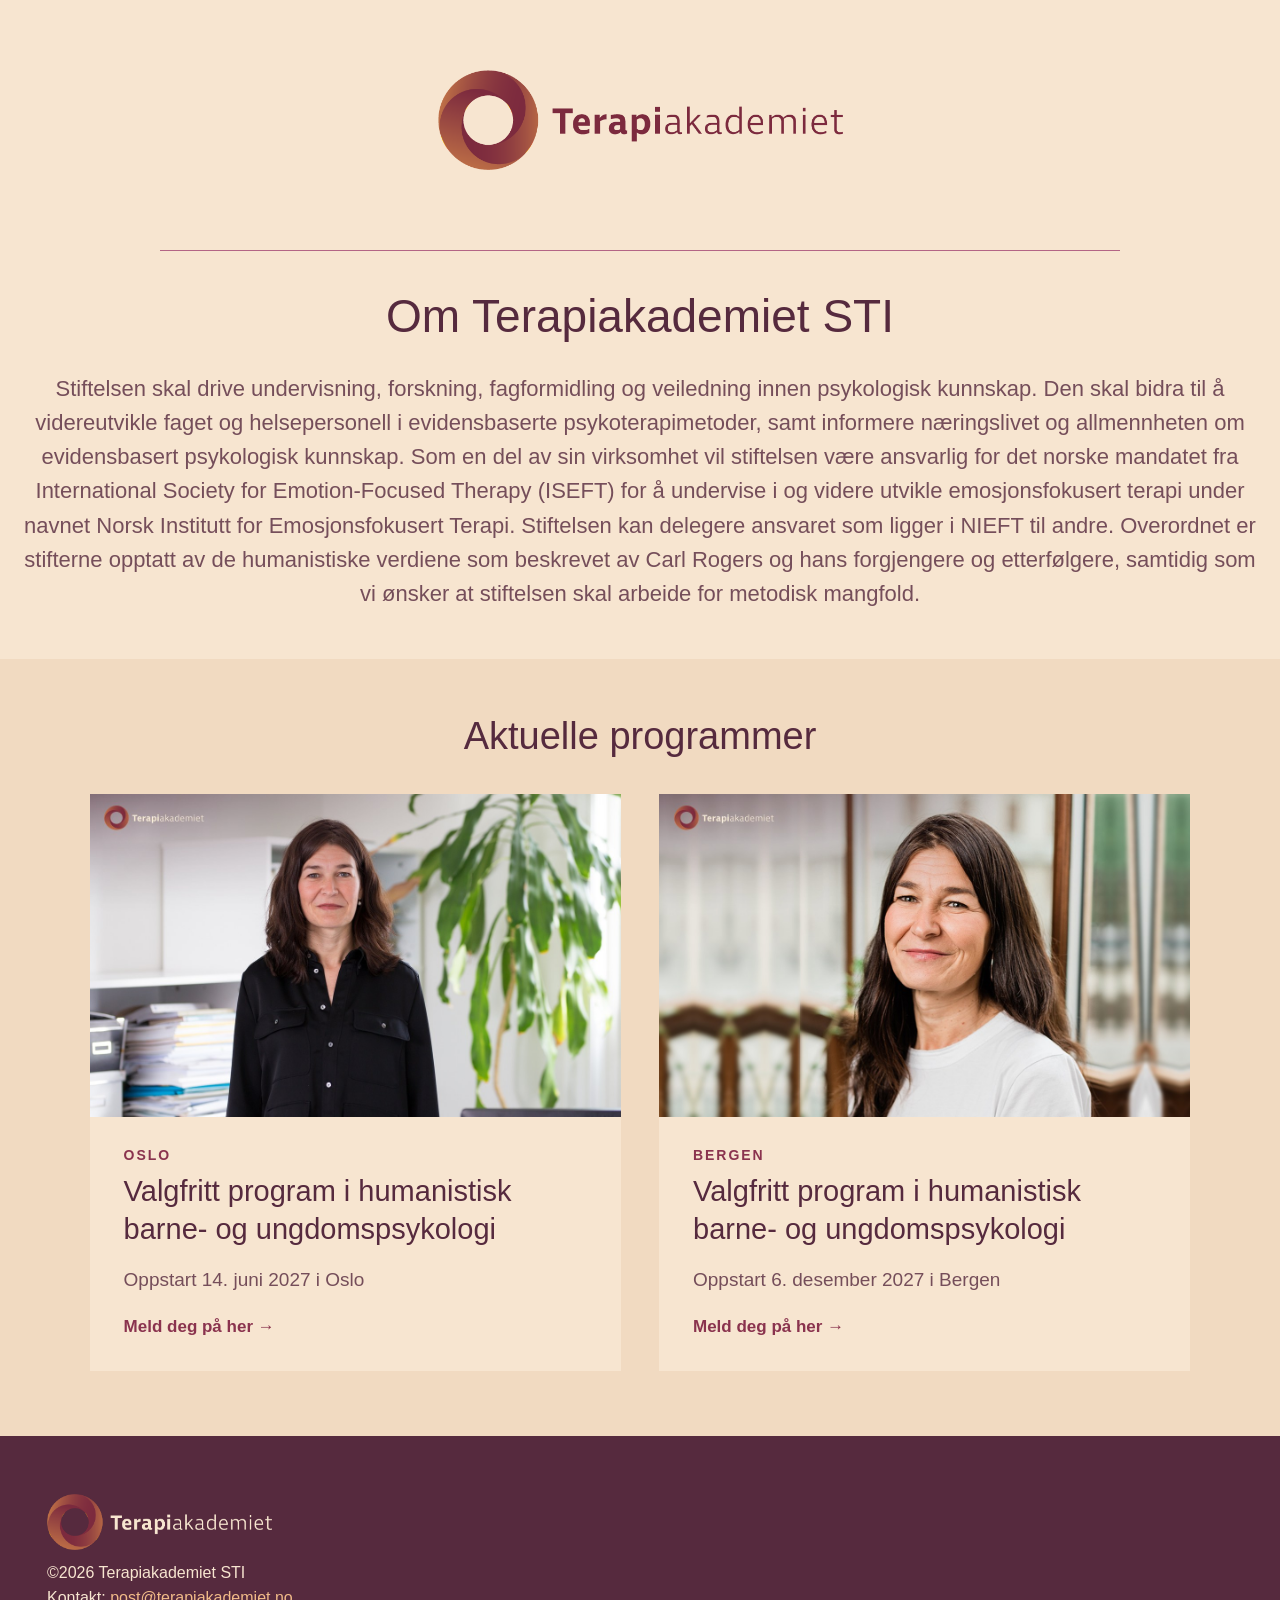
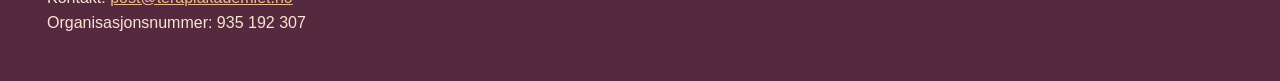
<file: index.html>
<!doctype html>
<html lang="no">
  <head>
    <meta charset="UTF-8" />
    <meta name="viewport" content="width=device-width, initial-scale=1.0" />

    <title>Terapiakademiet</title>

    <link rel="icon" type="image/png" href="images/favicon.png" />
    <link rel="stylesheet" href="style.css" />
  </head>

  <body>
    <!-- TOPP -->
    <header class="top">
      <img
        src="images/logo-burgunder.png"
        alt="Terapiakademiet"
        class="header-logo"
      />
    </header>

    <main>
      <!-- OM TERAPIAKADEMIET -->
      <div class="divider"></div>

      <section class="about">
        <h1>Om Terapiakademiet STI</h1>

        <p>
          Stiftelsen skal drive undervisning, forskning, fagformidling og
          veiledning innen psykologisk kunnskap. Den skal bidra til å
          videreutvikle faget og helsepersonell i evidensbaserte
          psykoterapimetoder, samt informere næringslivet og allmennheten om
          evidensbasert psykologisk kunnskap. Som en del av sin virksomhet vil
          stiftelsen være ansvarlig for det norske mandatet fra International
          Society for Emotion-Focused Therapy (ISEFT) for å undervise i og
          videre utvikle emosjonsfokusert terapi under navnet Norsk Institutt
          for Emosjonsfokusert Terapi. Stiftelsen kan delegere ansvaret som
          ligger i NIEFT til andre. Overordnet er stifterne opptatt av de
          humanistiske verdiene som beskrevet av Carl Rogers og hans forgjengere
          og etterfølgere, samtidig som vi ønsker at stiftelsen skal arbeide for
          metodisk mangfold.
        </p>
      </section>

      <!-- AKTUELLE PROGRAMMER -->
      <section class="courses">
        <div class="courses-inner">
          <h2>Aktuelle programmer</h2>

          <div class="course-grid">
            <!-- OSLO -->
            <a href="oslo.html" class="course-card">
              <img
                src="images/oslo-forside.jpg"
                alt="Valgfritt program i humanistisk barne- og ungdomspsykologi i Oslo"
                class="course-image oslo-course-image"
              />

              <div class="course-content">
                <p class="course-city">OSLO</p>

                <h3>
                  Valgfritt program i humanistisk barne- og ungdomspsykologi
                </h3>

                <p class="course-start">Oppstart 14. juni 2027 i Oslo</p>

                <p class="course-link">Meld deg på her →</p>
              </div>
            </a>

            <!-- BERGEN -->
            <a href="bergen.html" class="course-card">
              <img
                src="images/bergen-forside.jpg"
                alt="Valgfritt program i humanistisk barne- og ungdomspsykologi i Bergen"
                class="course-image bergen-course-image"
              />

              <div class="course-content">
                <p class="course-city">BERGEN</p>

                <h3>
                  Valgfritt program i humanistisk barne- og ungdomspsykologi
                </h3>

                <p class="course-start">Oppstart 6. desember 2027 i Bergen</p>

                <p class="course-link">Meld deg på her →</p>
              </div>
            </a>
          </div>
        </div>
      </section>
    </main>

    <!-- FOOTER -->
    <footer>
      <img
        src="images/logo-lys.png"
        alt="Terapiakademiet"
        class="footer-logo"
      />

      <p>©2026 Terapiakademiet STI</p>

      <p>
        Kontakt:
        <a href="mailto:post@terapiakademiet.no"> post@terapiakademiet.no </a>
      </p>

      <p>Organisasjonsnummer: 935 192 307</p>
    </footer>
  </body>
</html>
</file>
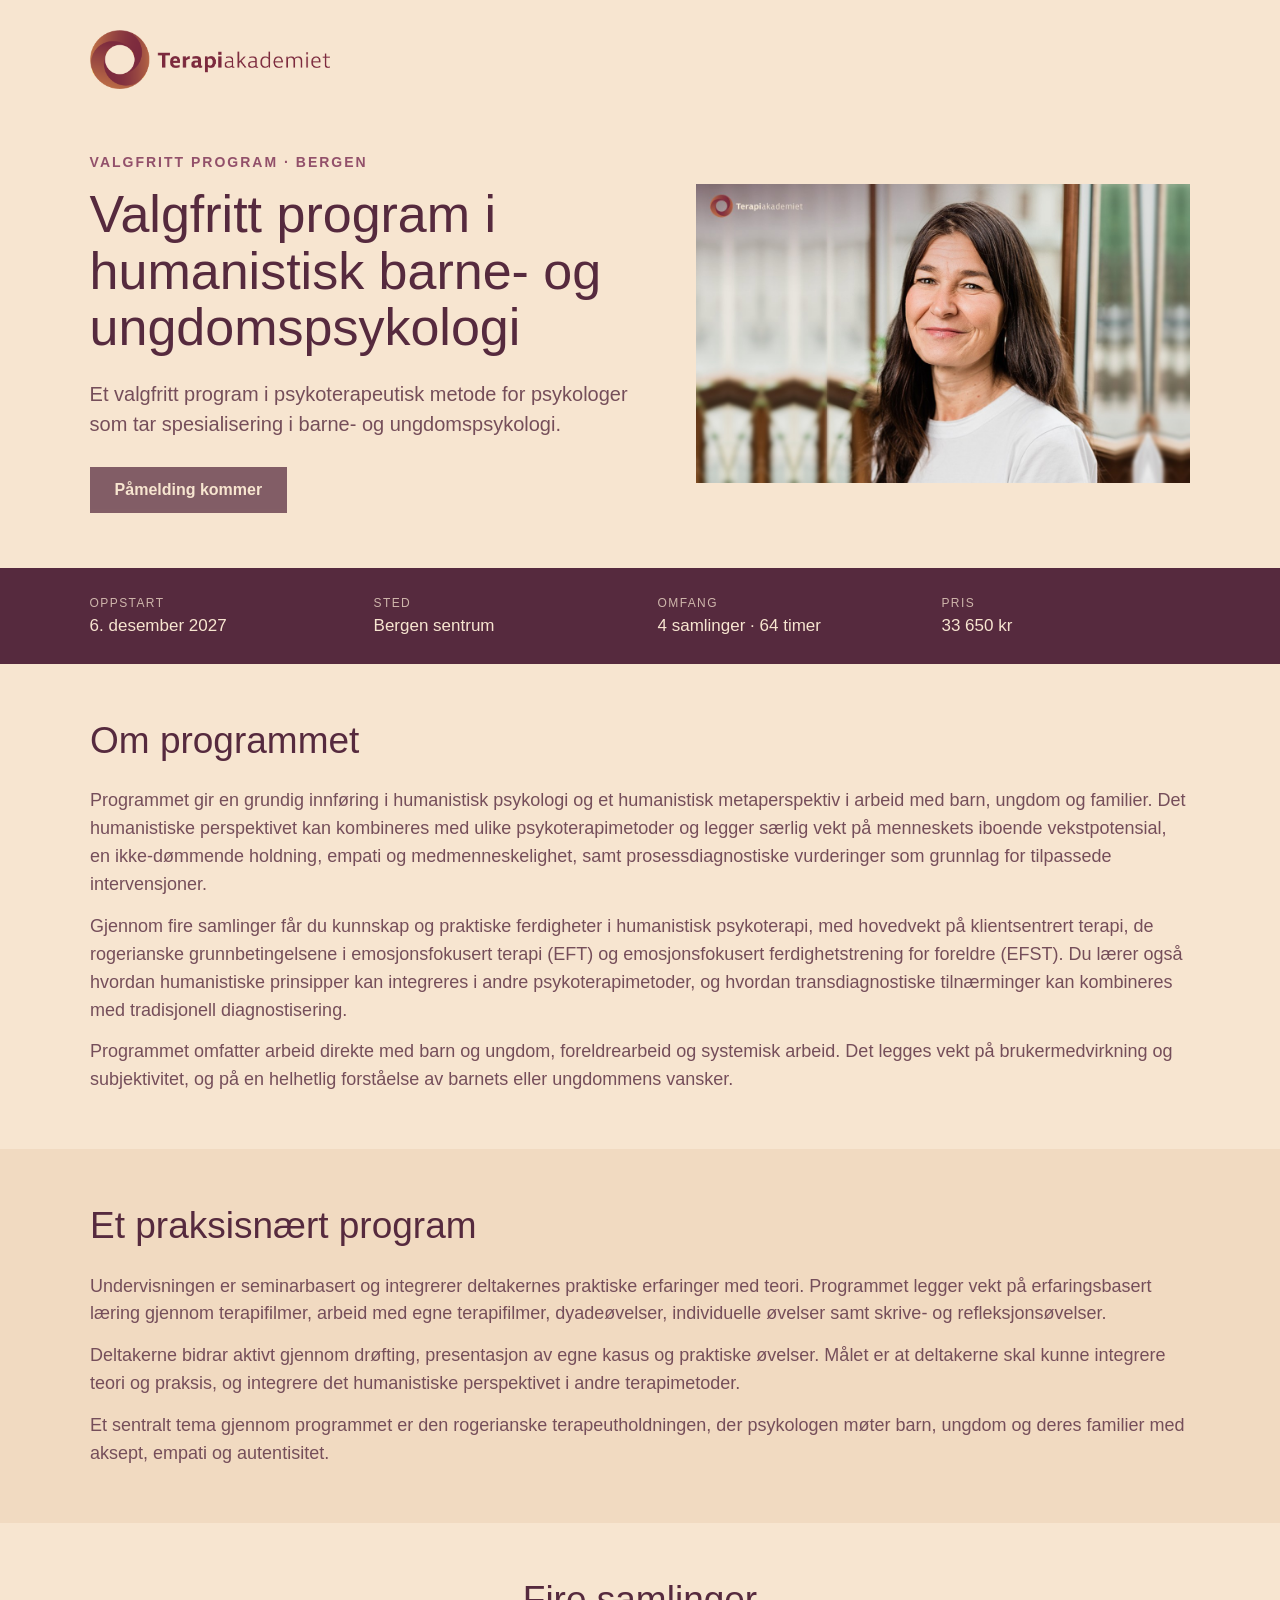
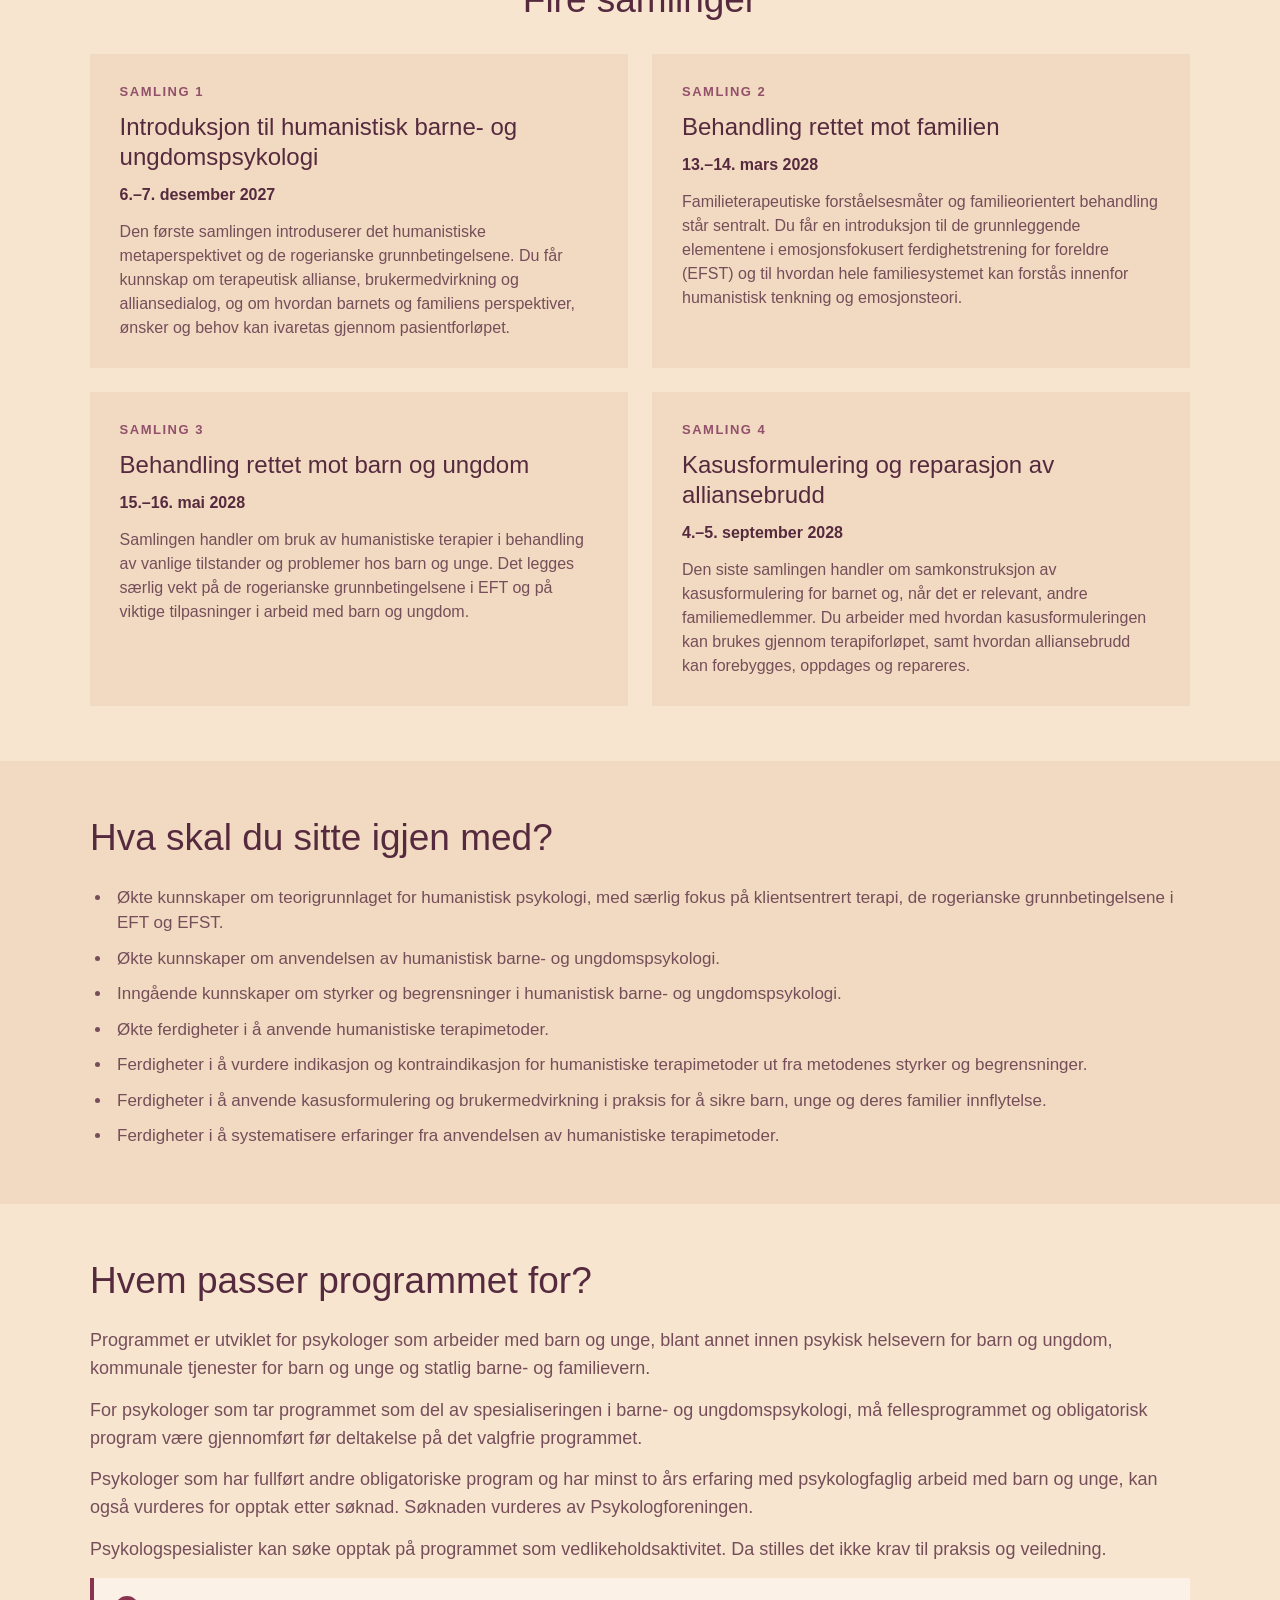
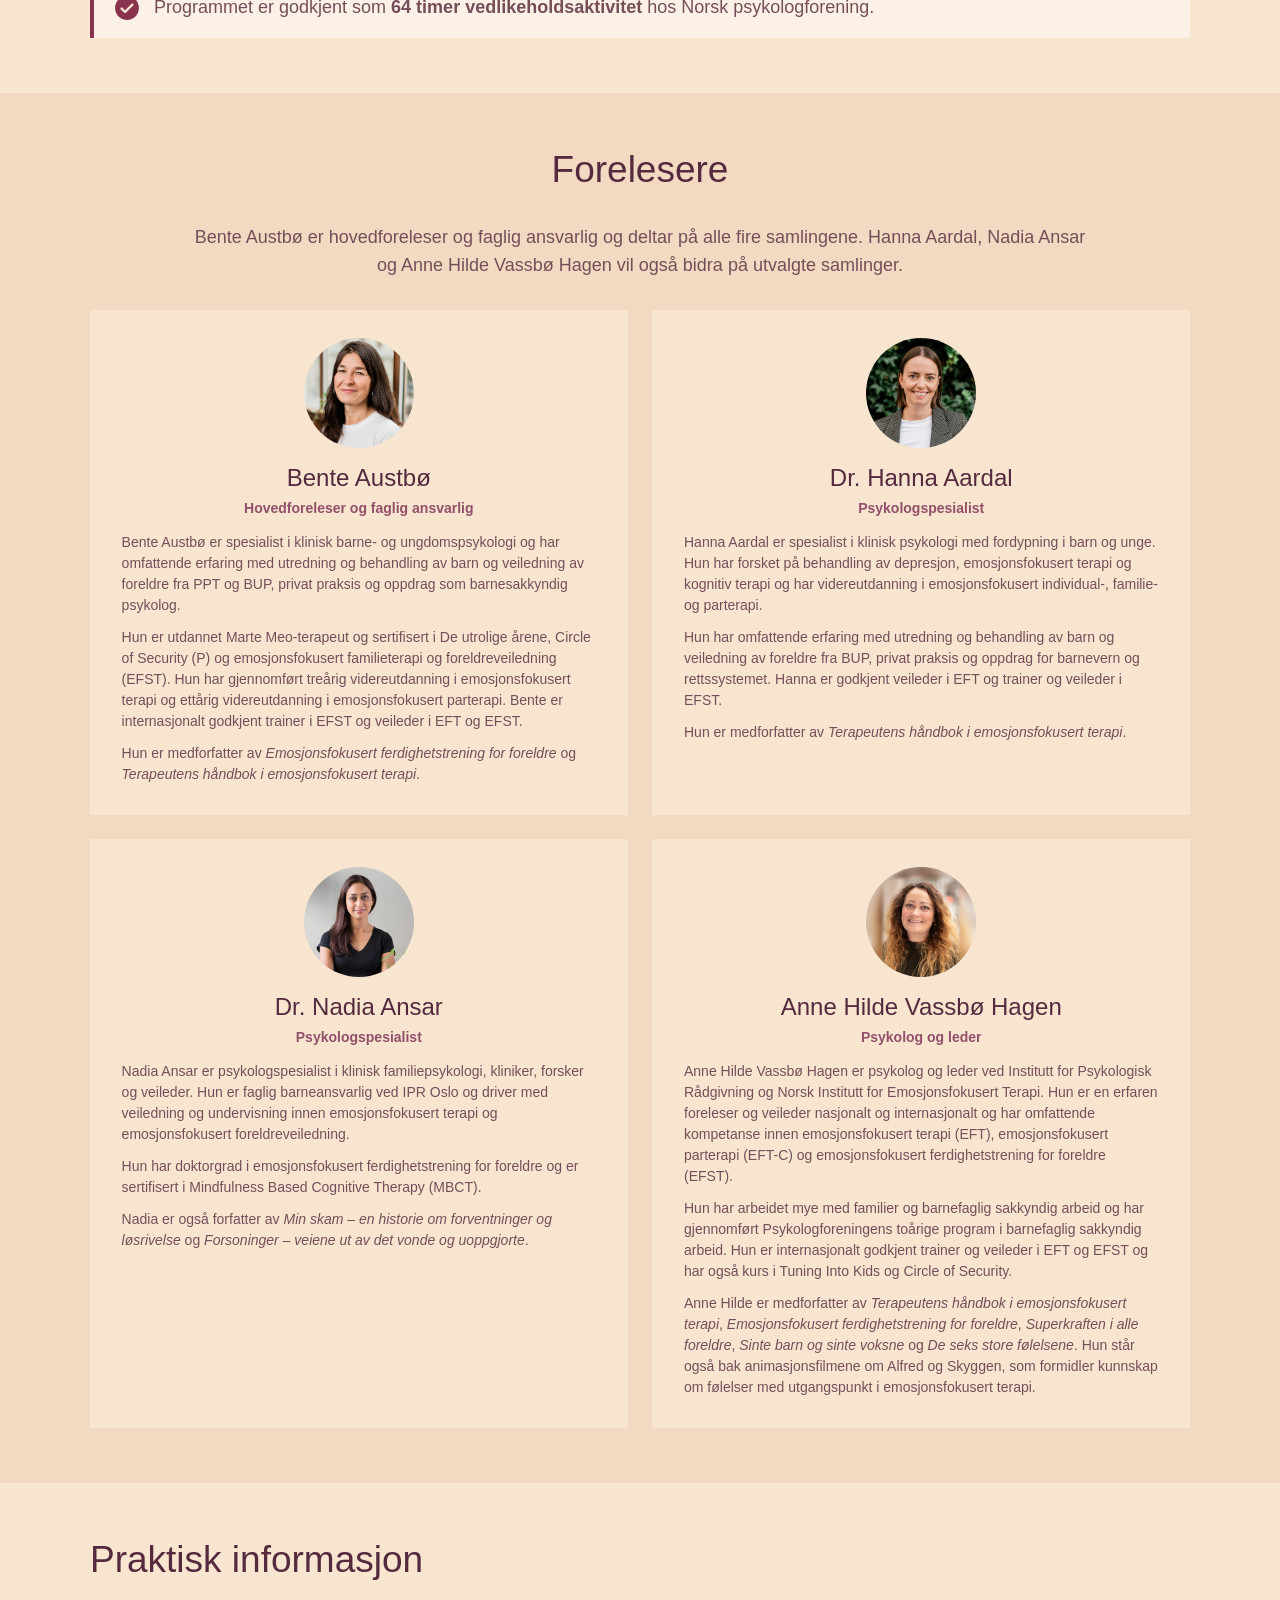
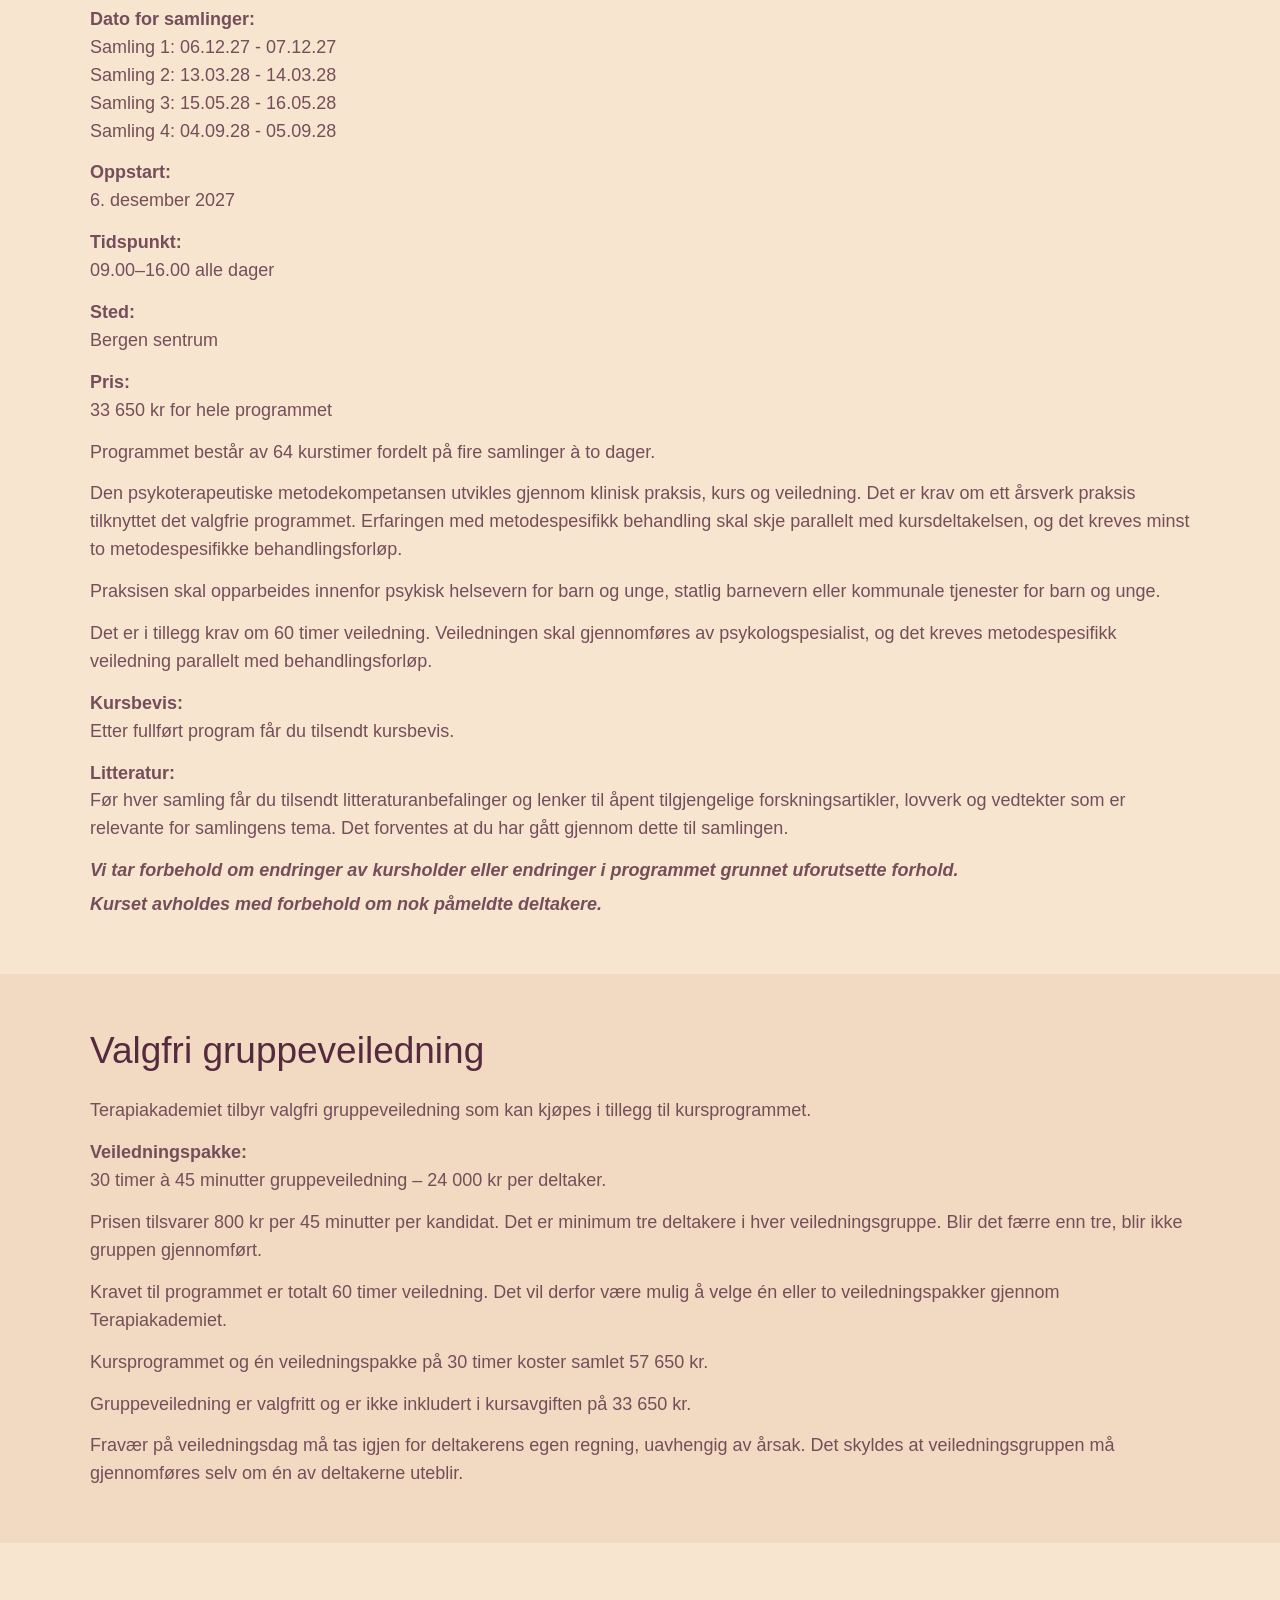
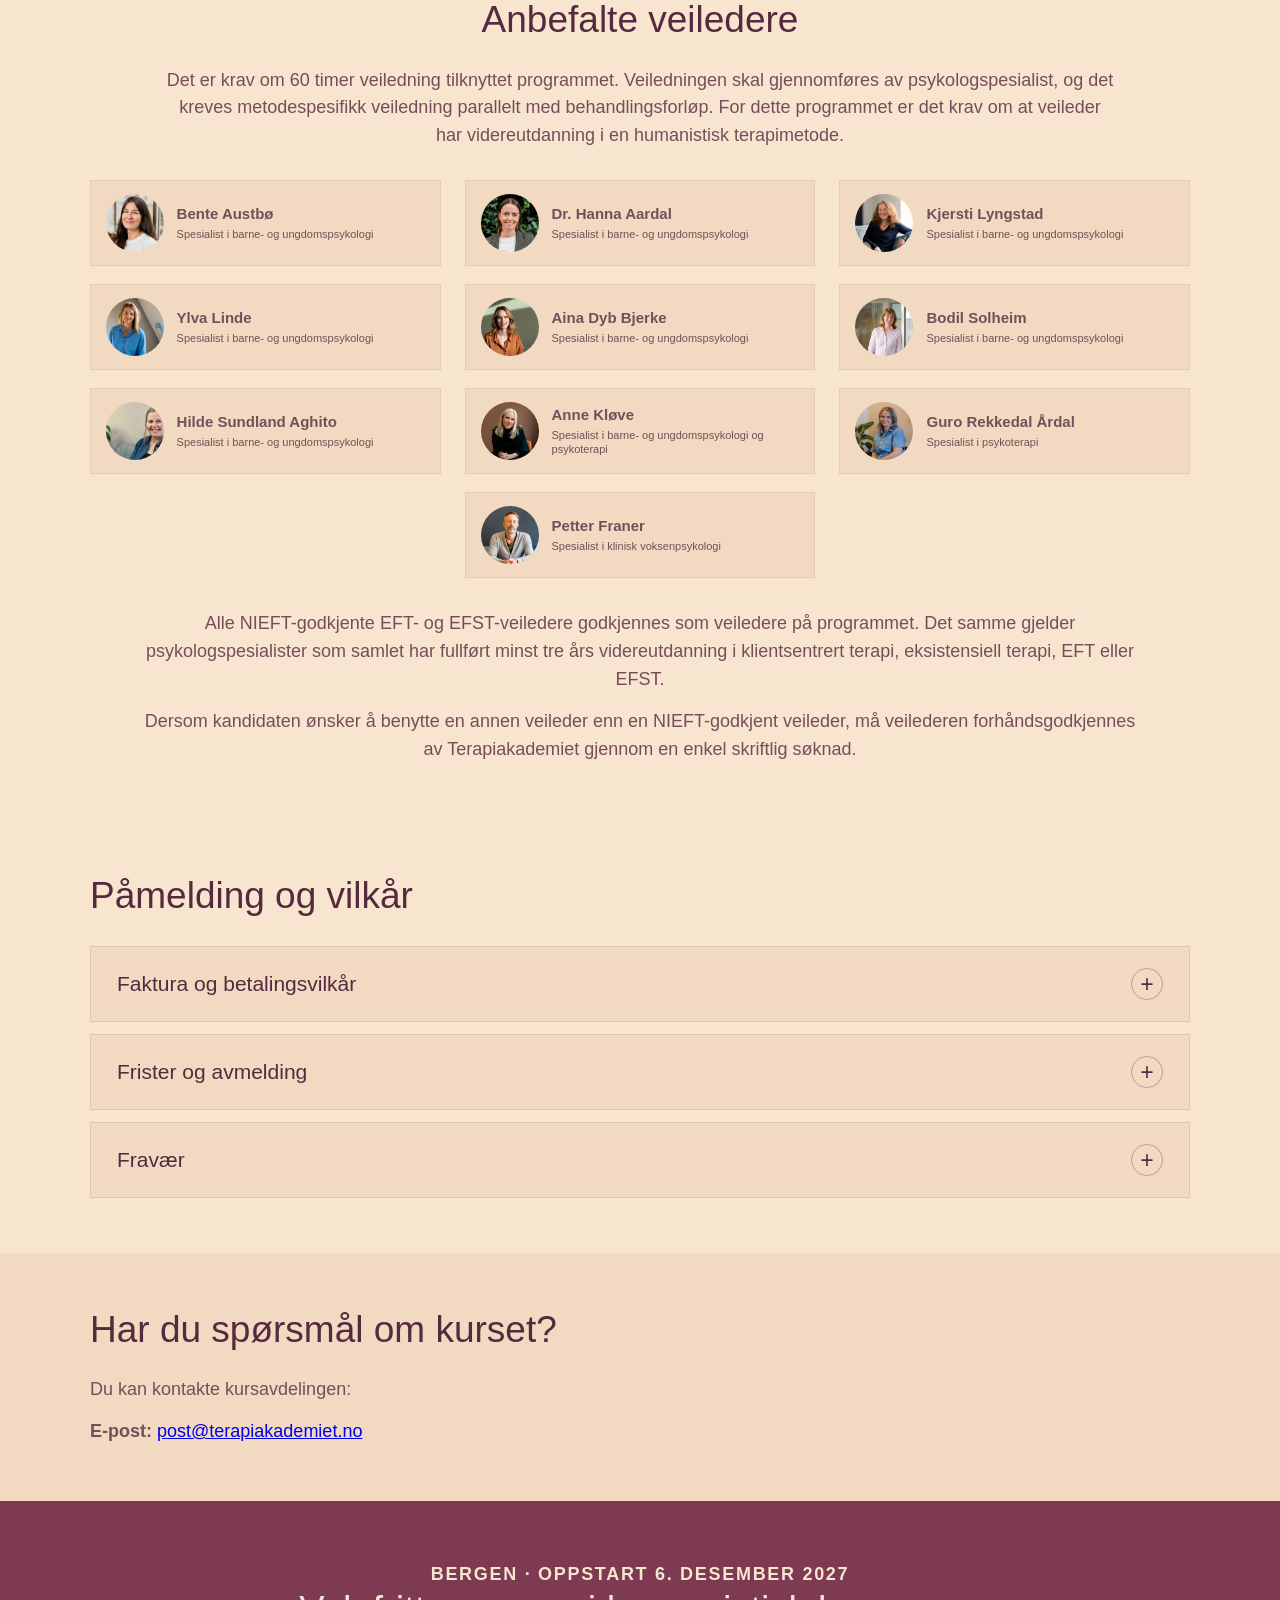
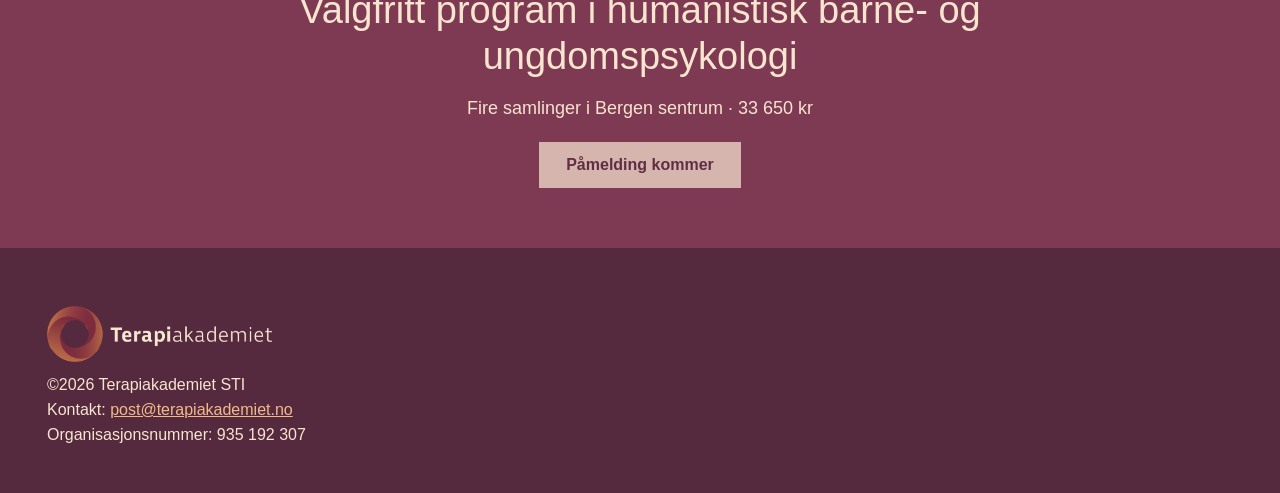
<file: bergen.html>
<!doctype html>
<html lang="no">
  <head>
    <meta charset="UTF-8" />
    <meta name="viewport" content="width=device-width, initial-scale=1.0" />

    <title>
      Valgfritt program i humanistisk barne- og ungdomspsykologi – Bergen
    </title>

    <link rel="icon" type="image/png" href="images/favicon.png" />
    <link rel="stylesheet" href="style.css" />

    <style>
      /* ========================================
       SAMMENLEGGBAR INFORMASJON
    ======================================== */

      .accordion-section {
        background-color: #f7e5d0;
      }

      .accordion-container {
        max-width: 1100px;
        margin: 0 auto;
      }

      .accordion-container h2 {
        margin-bottom: 28px;
      }

      .accordion-item {
        margin-bottom: 12px;
        padding: 0 26px;
        background-color: #f1dac1;
        border: 1px solid rgba(86, 42, 62, 0.12);
      }

      .accordion-item:last-child {
        margin-bottom: 0;
      }

      .accordion-item summary {
        position: relative;

        display: flex;
        align-items: center;
        justify-content: space-between;

        gap: 20px;
        padding: 21px 0;

        cursor: pointer;
        list-style: none;

        font-size: 21px;
        line-height: 1.3;
        font-weight: 500;

        color: #562a3e;
      }

      .accordion-item summary::-webkit-details-marker {
        display: none;
      }

      .accordion-item summary::after {
        content: "+";

        flex-shrink: 0;

        width: 30px;
        height: 30px;

        display: flex;
        align-items: center;
        justify-content: center;

        border: 1px solid rgba(86, 42, 62, 0.35);
        border-radius: 50%;

        font-size: 23px;
        line-height: 1;
        font-weight: 300;

        color: #562a3e;
      }

      .accordion-item[open] summary::after {
        content: "−";
      }

      .accordion-item[open] summary {
        padding-bottom: 17px;
      }

      .accordion-content {
        padding: 0 0 24px;
      }

      .accordion-content p {
        margin: 0 0 13px;

        font-size: 17px;
        line-height: 1.55;

        color: #754e5a;
      }

      .accordion-content p:last-child {
        margin-bottom: 0;
      }

      .accordion-content .course-list {
        margin-top: 4px;
        margin-bottom: 18px;
      }

      /* ========================================
       ANBEFALTE VEILEDERE
    ======================================== */

      .supervisor-section {
        background-color: #f7e5d0;
      }

      .supervisor-intro {
        max-width: 950px;
        margin-bottom: 30px;
      }

      .supervisor-grid {
        display: grid;
        grid-template-columns: repeat(3, minmax(0, 1fr));
        gap: 18px 24px;

        margin-top: 28px;
        margin-bottom: 32px;
      }

      .supervisor-card {
        display: flex;
        align-items: center;

        gap: 13px;

        min-width: 0;
        padding: 13px 15px;

        background-color: #f1dac1;
        border: 1px solid rgba(86, 42, 62, 0.08);
      }

      .supervisor-photo {
        width: 58px;
        height: 58px;

        flex-shrink: 0;

        object-fit: cover;
        object-position: center 25%;

        border-radius: 50%;
      }

      .supervisor-info {
        min-width: 0;
      }

      .supervisor-name {
        margin: 0 0 3px !important;

        font-size: 15px !important;
        line-height: 1.25 !important;
        font-weight: 600;

        color: #562a3e;
      }

      .supervisor-title {
        margin: 0 !important;

        font-size: 11px !important;
        line-height: 1.3 !important;

        color: #754e5a;
      }

      /* Overskrift og tekst midtstilt */

      .supervisor-section h2 {
        text-align: center;
      }

      .supervisor-section .supervisor-intro,
      .supervisor-section .supervisor-notes {
        margin-left: auto;
        margin-right: auto;
        text-align: center;
      }

      .supervisor-section .supervisor-intro p,
      .supervisor-section .supervisor-notes p {
        text-align: center;
      }

      /* Siste veileder midt i raden */

      @media (min-width: 551px) {
        .supervisor-grid .supervisor-card:last-child {
          grid-column: 2;
        }
      }

      .supervisor-notes {
        max-width: 1000px;
      }

      /* ========================================
       MOBIL - MER KOMPAKT VISNING
    ======================================== */

      @media (max-width: 550px) {
        /* Topp */

        .course-header {
          padding: 18px 20px !important;
        }

        .course-header-logo {
          width: 185px !important;
        }

        /* Hero */

        .course-hero {
          padding: 20px 20px 30px !important;
        }

        .course-hero-inner {
          gap: 22px !important;
        }

        .course-eyebrow {
          margin-bottom: 10px !important;
          font-size: 12px !important;
        }

        .course-hero h1 {
          margin-bottom: 16px !important;
          font-size: 30px !important;
          line-height: 1.08 !important;
        }

        .course-lead {
          margin-bottom: 20px !important;
          font-size: 16px !important;
          line-height: 1.4 !important;
        }

        .course-button {
          padding: 12px 20px !important;
          font-size: 14px !important;
        }

        .course-hero-image img {
          height: 220px !important;
        }

        /* Praktisk info - 2 x 2 */

        .practical {
          padding: 26px 20px !important;
        }

        .practical-grid {
          display: grid !important;
          grid-template-columns: repeat(2, minmax(0, 1fr)) !important;
          gap: 22px 18px !important;
        }

        .practical-item {
          gap: 5px !important;
        }

        .practical-label {
          font-size: 11px !important;
          letter-spacing: 1.2px !important;
        }

        .practical-item strong {
          font-size: 15px !important;
          line-height: 1.3 !important;
        }

        /* Generelle seksjoner */

        .course-section {
          padding: 28px 20px !important;
        }

        .course-section h2 {
          margin-bottom: 17px !important;
          font-size: 27px !important;
          line-height: 1.15 !important;
        }

        .course-section p {
          margin-bottom: 9px !important;
          font-size: 15.5px !important;
          line-height: 1.42 !important;
        }

        .course-section p:last-child {
          margin-bottom: 0 !important;
        }

        /* Kun disse overskriftene midtstilles på mobil */

        .mobile-center-heading {
          text-align: center !important;
        }

        /* Disse overskriftene skal være på én linje */

        .mobile-one-line {
          white-space: nowrap !important;
          font-size: clamp(20px, 5.7vw, 23px) !important;
          letter-spacing: -0.3px !important;
        }

        /* Lister */

        .course-list {
          padding-left: 20px !important;
        }

        .course-list li {
          margin-bottom: 8px !important;
          padding-left: 3px !important;

          font-size: 15px !important;
          line-height: 1.42 !important;
        }

        .course-list li:last-child {
          margin-bottom: 0 !important;
        }

        /* Samlinger */

        .center-heading {
          margin-bottom: 22px !important;
        }

        .session-grid {
          gap: 16px !important;
        }

        .session-card {
          padding: 20px !important;
        }

        .session-number {
          margin-bottom: 7px !important;
          font-size: 11px !important;
        }

        .session-card h3 {
          margin-bottom: 9px !important;
          font-size: 20px !important;
          line-height: 1.2 !important;
        }

        .session-date {
          margin-bottom: 9px !important;
          font-size: 14px !important;
        }

        .session-card p {
          font-size: 14.5px !important;
          line-height: 1.4 !important;
        }

        /* Forelesere */

        .teacher-grid {
          gap: 16px !important;
        }

        .teacher-card {
          padding: 22px 20px !important;
        }

        .teacher-photo {
          width: 88px !important;
          height: 88px !important;
          margin-bottom: 12px !important;
        }

        .teacher-card h3 {
          margin-bottom: 4px !important;
          font-size: 21px !important;
        }

        .teacher-role {
          margin-bottom: 10px !important;
          font-size: 12px !important;
        }

        .teacher-card p:not(.teacher-role) {
          margin-bottom: 8px !important;
          font-size: 13.5px !important;
          line-height: 1.4 !important;
        }

        /* Anbefalte veiledere - 2 bortover på mobil */

        .supervisor-intro {
          margin-bottom: 18px !important;
        }

        .supervisor-grid {
          grid-template-columns: repeat(2, minmax(0, 1fr)) !important;
          gap: 10px !important;

          margin-top: 18px !important;
          margin-bottom: 22px !important;
        }

        .supervisor-card {
          display: flex !important;
          align-items: center !important;

          gap: 7px !important;

          min-width: 0 !important;
          min-height: 72px !important;

          padding: 8px !important;

          overflow: hidden !important;
        }

        .supervisor-photo {
          width: 42px !important;
          height: 42px !important;

          flex: 0 0 42px !important;
        }

        .supervisor-info {
          min-width: 0 !important;
          width: 100% !important;
        }

        /* Viktig: høyere spesifisitet enn vanlig avsnittstekst */

        .course-section .supervisor-name {
          margin: 0 0 3px 0 !important;

          font-size: 11px !important;
          line-height: 1.15 !important;
          font-weight: 600 !important;

          overflow-wrap: anywhere !important;
          word-break: normal !important;
        }

        .course-section .supervisor-title {
          margin: 0 !important;

          font-size: 8px !important;
          line-height: 1.25 !important;
          font-weight: 400 !important;

          overflow-wrap: anywhere !important;
          word-break: normal !important;
        }

        .supervisor-notes p {
          font-size: 14px !important;
          line-height: 1.4 !important;
        }
        /* Sammenleggbare felt */

        .accordion-container h2 {
          margin-bottom: 18px !important;
        }

        .accordion-item {
          margin-bottom: 9px !important;
          padding: 0 18px !important;
        }

        .accordion-item summary {
          gap: 12px !important;
          padding: 15px 0 !important;

          font-size: 16px !important;
          line-height: 1.3 !important;
        }

        .accordion-item summary::after {
          width: 26px !important;
          height: 26px !important;

          font-size: 20px !important;
        }

        .accordion-item[open] summary {
          padding-bottom: 12px !important;
        }

        .accordion-content {
          padding-bottom: 18px !important;
        }

        .accordion-content p {
          margin-bottom: 8px !important;
          font-size: 14.5px !important;
          line-height: 1.42 !important;
        }

        .accordion-content .course-list {
          margin-bottom: 12px !important;
        }

        /* Påmelding nederst */

        .signup {
          padding: 36px 20px !important;
        }

        .signup-small {
          margin-bottom: 9px !important;
          font-size: 11px !important;
        }

        .signup h2 {
          margin-bottom: 12px !important;
          font-size: 27px !important;
          line-height: 1.15 !important;
        }

        .signup p {
          font-size: 15px !important;
          line-height: 1.4 !important;
        }

        .signup-button {
          margin-top: 16px !important;
          padding: 12px 21px !important;
          font-size: 14px !important;
        }

        /* Footer */

        footer {
          min-height: 0 !important;
          padding: 35px 20px !important;
          font-size: 14px !important;
        }

        .footer-logo {
          width: 170px !important;
          margin-bottom: 11px !important;
        }

        footer p {
          margin: 5px 0 !important;
        }
      }
    </style>
  </head>

  <body>
    <!-- ========================================
       TOPP
  ========================================= -->

    <header class="course-header">
      <a href="index.html">
        <img
          src="images/logo-burgunder.png"
          alt="Terapiakademiet"
          class="course-header-logo"
        />
      </a>
    </header>

    <main>
      <!-- ========================================
         HERO
    ========================================= -->

      <section class="course-hero">
        <div class="course-hero-inner">
          <div class="course-hero-text">
            <p class="course-eyebrow">VALGFRITT PROGRAM · BERGEN</p>

            <h1>Valgfritt program i humanistisk barne- og ungdomspsykologi</h1>

            <p class="course-lead">
              Et valgfritt program i psykoterapeutisk metode for psykologer som
              tar spesialisering i barne- og ungdomspsykologi.
            </p>

            <span class="course-button disabled-button">
              Påmelding kommer
            </span>
          </div>

          <div class="course-hero-image">
            <img
              class="hero-forside"
              src="images/bergen-forside.jpg"
              alt="Valgfritt program i humanistisk barne- og ungdomspsykologi i Bergen"
            />
          </div>
        </div>
      </section>

      <!-- ========================================
         KORT PRAKTISK INFO
    ========================================= -->

      <section class="practical">
        <div class="practical-grid">
          <div class="practical-item">
            <span class="practical-label">Oppstart</span>
            <strong>6. desember 2027</strong>
          </div>

          <div class="practical-item">
            <span class="practical-label">Sted</span>
            <strong>Bergen sentrum</strong>
          </div>

          <div class="practical-item">
            <span class="practical-label">Omfang</span>
            <strong>4 samlinger · 64 timer</strong>
          </div>

          <div class="practical-item">
            <span class="practical-label">Pris</span>
            <strong>33 650 kr</strong>
          </div>
        </div>
      </section>

      <!-- ========================================
         OM PROGRAMMET
    ========================================= -->

      <section class="course-section">
        <div class="text-container">
          <h2 class="mobile-center-heading">Om programmet</h2>

          <p>
            Programmet gir en grundig innføring i humanistisk psykologi og et
            humanistisk metaperspektiv i arbeid med barn, ungdom og familier.
            Det humanistiske perspektivet kan kombineres med ulike
            psykoterapimetoder og legger særlig vekt på menneskets iboende
            vekstpotensial, en ikke-dømmende holdning, empati og
            medmenneskelighet, samt prosessdiagnostiske vurderinger som grunnlag
            for tilpassede intervensjoner.
          </p>

          <p>
            Gjennom fire samlinger får du kunnskap og praktiske ferdigheter i
            humanistisk psykoterapi, med hovedvekt på klientsentrert terapi, de
            rogerianske grunnbetingelsene i emosjonsfokusert terapi (EFT) og
            emosjonsfokusert ferdighetstrening for foreldre (EFST). Du lærer
            også hvordan humanistiske prinsipper kan integreres i andre
            psykoterapimetoder, og hvordan transdiagnostiske tilnærminger kan
            kombineres med tradisjonell diagnostisering.
          </p>

          <p>
            Programmet omfatter arbeid direkte med barn og ungdom,
            foreldrearbeid og systemisk arbeid. Det legges vekt på
            brukermedvirkning og subjektivitet, og på en helhetlig forståelse av
            barnets eller ungdommens vansker.
          </p>
        </div>
      </section>

      <!-- ========================================
         PRAKSISNÆRT
    ========================================= -->

      <section class="course-section course-section-alt">
        <div class="text-container">
          <h2 class="mobile-center-heading">Et praksisnært program</h2>

          <p>
            Undervisningen er seminarbasert og integrerer deltakernes praktiske
            erfaringer med teori. Programmet legger vekt på erfaringsbasert
            læring gjennom terapifilmer, arbeid med egne terapifilmer,
            dyadeøvelser, individuelle øvelser samt skrive- og
            refleksjonsøvelser.
          </p>

          <p>
            Deltakerne bidrar aktivt gjennom drøfting, presentasjon av egne
            kasus og praktiske øvelser. Målet er at deltakerne skal kunne
            integrere teori og praksis, og integrere det humanistiske
            perspektivet i andre terapimetoder.
          </p>

          <p>
            Et sentralt tema gjennom programmet er den rogerianske
            terapeutholdningen, der psykologen møter barn, ungdom og deres
            familier med aksept, empati og autentisitet.
          </p>
        </div>
      </section>

      <!-- ========================================
         FIRE SAMLINGER
    ========================================= -->

      <section class="course-section">
        <div class="wide-container">
          <h2 class="center-heading">Fire samlinger</h2>

          <div class="session-grid">
            <!-- SAMLING 1 -->

            <article class="session-card">
              <p class="session-number">Samling 1</p>

              <h3>Introduksjon til humanistisk barne- og ungdomspsykologi</h3>

              <p class="session-date">6.–7. desember 2027</p>

              <p>
                Den første samlingen introduserer det humanistiske
                metaperspektivet og de rogerianske grunnbetingelsene. Du får
                kunnskap om terapeutisk allianse, brukermedvirkning og
                alliansedialog, og om hvordan barnets og familiens perspektiver,
                ønsker og behov kan ivaretas gjennom pasientforløpet.
              </p>
            </article>

            <!-- SAMLING 2 -->

            <article class="session-card">
              <p class="session-number">Samling 2</p>

              <h3>Behandling rettet mot familien</h3>

              <p class="session-date">13.–14. mars 2028</p>

              <p>
                Familieterapeutiske forståelsesmåter og familieorientert
                behandling står sentralt. Du får en introduksjon til de
                grunnleggende elementene i emosjonsfokusert ferdighetstrening
                for foreldre (EFST) og til hvordan hele familiesystemet kan
                forstås innenfor humanistisk tenkning og emosjonsteori.
              </p>
            </article>

            <!-- SAMLING 3 -->

            <article class="session-card">
              <p class="session-number">Samling 3</p>

              <h3>Behandling rettet mot barn og ungdom</h3>

              <p class="session-date">15.–16. mai 2028</p>

              <p>
                Samlingen handler om bruk av humanistiske terapier i behandling
                av vanlige tilstander og problemer hos barn og unge. Det legges
                særlig vekt på de rogerianske grunnbetingelsene i EFT og på
                viktige tilpasninger i arbeid med barn og ungdom.
              </p>
            </article>

            <!-- SAMLING 4 -->

            <article class="session-card">
              <p class="session-number">Samling 4</p>

              <h3>Kasusformulering og reparasjon av alliansebrudd</h3>

              <p class="session-date">4.–5. september 2028</p>

              <p>
                Den siste samlingen handler om samkonstruksjon av
                kasusformulering for barnet og, når det er relevant, andre
                familiemedlemmer. Du arbeider med hvordan kasusformuleringen kan
                brukes gjennom terapiforløpet, samt hvordan alliansebrudd kan
                forebygges, oppdages og repareres.
              </p>
            </article>
          </div>
        </div>
      </section>

      <!-- ========================================
         LÆRINGSUTBYTTE
    ========================================= -->

      <section class="course-section course-section-alt">
        <div class="text-container">
          <h2 class="mobile-one-line">Hva skal du sitte igjen med?</h2>

          <ul class="course-list">
            <li>
              Økte kunnskaper om teorigrunnlaget for humanistisk psykologi, med
              særlig fokus på klientsentrert terapi, de rogerianske
              grunnbetingelsene i EFT og EFST.
            </li>

            <li>
              Økte kunnskaper om anvendelsen av humanistisk barne- og
              ungdomspsykologi.
            </li>

            <li>
              Inngående kunnskaper om styrker og begrensninger i humanistisk
              barne- og ungdomspsykologi.
            </li>

            <li>Økte ferdigheter i å anvende humanistiske terapimetoder.</li>

            <li>
              Ferdigheter i å vurdere indikasjon og kontraindikasjon for
              humanistiske terapimetoder ut fra metodenes styrker og
              begrensninger.
            </li>

            <li>
              Ferdigheter i å anvende kasusformulering og brukermedvirkning i
              praksis for å sikre barn, unge og deres familier innflytelse.
            </li>

            <li>
              Ferdigheter i å systematisere erfaringer fra anvendelsen av
              humanistiske terapimetoder.
            </li>
          </ul>
        </div>
      </section>

      <!-- ========================================
         MÅLGRUPPE
    ========================================= -->

      <section class="course-section">
        <div class="text-container">
          <h2 class="mobile-one-line">Hvem passer programmet for?</h2>

          <p>
            Programmet er utviklet for psykologer som arbeider med barn og unge,
            blant annet innen psykisk helsevern for barn og ungdom, kommunale
            tjenester for barn og unge og statlig barne- og familievern.
          </p>

          <p>
            For psykologer som tar programmet som del av spesialiseringen i
            barne- og ungdomspsykologi, må fellesprogrammet og obligatorisk
            program være gjennomført før deltakelse på det valgfrie programmet.
          </p>

          <p>
            Psykologer som har fullført andre obligatoriske program og har minst
            to års erfaring med psykologfaglig arbeid med barn og unge, kan også
            vurderes for opptak etter søknad. Søknaden vurderes av
            Psykologforeningen.
          </p>

          <p>
            Psykologspesialister kan søke opptak på programmet som
            vedlikeholdsaktivitet. Da stilles det ikke krav til praksis og
            veiledning.
          </p>

          <p class="approval-note">
            <svg
              class="approval-icon"
              viewBox="0 0 24 24"
              aria-hidden="true"
              focusable="false"
            >
              <circle cx="12" cy="12" r="11" fill="currentColor" />
              <path
                d="M7 12.5l3.2 3.2L17 8.9"
                fill="none"
                stroke="#f7e5d0"
                stroke-width="2.2"
                stroke-linecap="round"
                stroke-linejoin="round"
              />
            </svg>
            <span>
              Programmet er godkjent som
              <strong>64 timer vedlikeholdsaktivitet</strong> hos Norsk
              psykologforening.
            </span>
          </p>
        </div>
      </section>

      <!-- ========================================
         FORELESERE
    ========================================= -->

      <section class="course-section course-section-alt">
        <div class="wide-container">
          <h2 class="center-heading">Forelesere</h2>

          <p style="text-align: center; max-width: 900px; margin: 0 auto 30px">
            Bente Austbø er hovedforeleser og faglig ansvarlig og deltar på alle
            fire samlingene. Hanna Aardal, Nadia Ansar og Anne Hilde Vassbø
            Hagen vil også bidra på utvalgte samlinger.
          </p>

          <div class="teacher-grid">
            <!-- BENTE -->

            <article class="teacher-card">
              <img
                src="images/bente.jpg"
                alt="Bente Austbø"
                class="teacher-photo"
              />

              <h3>Bente Austbø</h3>

              <p class="teacher-role">Hovedforeleser og faglig ansvarlig</p>

              <p>
                Bente Austbø er spesialist i klinisk barne- og ungdomspsykologi og har omfattende erfaring med utredning og behandling av barn og veiledning av foreldre fra PPT og BUP, privat praksis og oppdrag som barnesakkyndig psykolog.
              </p>

              <p>
                Hun er utdannet Marte Meo-terapeut og sertifisert i De utrolige årene, Circle of Security (P) og emosjonsfokusert familieterapi og foreldreveiledning (EFST). Hun har gjennomført treårig videreutdanning i emosjonsfokusert terapi og ettårig videreutdanning i emosjonsfokusert parterapi. Bente er internasjonalt godkjent trainer i EFST og veileder i EFT og EFST.
              </p>

              <p>
                Hun er medforfatter av <em>Emosjonsfokusert ferdighetstrening for foreldre</em> og <em>Terapeutens håndbok i emosjonsfokusert terapi</em>.
              </p>
            </article>

            <!-- HANNA -->

            <article class="teacher-card">
              <img
                src="images/hanna.jpg"
                alt="Dr. Hanna Aardal"
                class="teacher-photo"
              />

              <h3>Dr. Hanna Aardal</h3>

              <p class="teacher-role">Psykologspesialist</p>

              <p>
                Hanna Aardal er spesialist i klinisk psykologi med fordypning i barn og unge. Hun har forsket på behandling av depresjon, emosjonsfokusert terapi og kognitiv terapi og har videreutdanning i emosjonsfokusert individual-, familie- og parterapi.
              </p>

              <p>
                Hun har omfattende erfaring med utredning og behandling av barn og veiledning av foreldre fra BUP, privat praksis og oppdrag for barnevern og rettssystemet. Hanna er godkjent veileder i EFT og trainer og veileder i EFST.
              </p>

              <p>
                Hun er medforfatter av <em>Terapeutens håndbok i emosjonsfokusert terapi</em>.
              </p>
            </article>

            <!-- NADIA -->

            <article class="teacher-card">
              <img
                src="images/nadia-zoom.jpg"
                alt="Dr. Nadia Ansar"
                class="teacher-photo"
              />

              <h3>Dr. Nadia Ansar</h3>

              <p class="teacher-role">Psykologspesialist</p>

              <p>
                Nadia Ansar er psykologspesialist i klinisk familiepsykologi, kliniker, forsker og veileder. Hun er faglig barneansvarlig ved IPR Oslo og driver med veiledning og undervisning innen emosjonsfokusert terapi og emosjonsfokusert foreldreveiledning.
              </p>

              <p>
                Hun har doktorgrad i emosjonsfokusert ferdighetstrening for foreldre og er sertifisert i Mindfulness Based Cognitive Therapy (MBCT).
              </p>

              <p>
                Nadia er også forfatter av <em>Min skam – en historie om forventninger og løsrivelse</em> og <em>Forsoninger – veiene ut av det vonde og uoppgjorte</em>.
              </p>
            </article>

            <!-- ANNE HILDE -->

            <article class="teacher-card">
              <img
                src="images/anne-hilde-zoom.jpg"
                alt="Anne Hilde Vassbø Hagen"
                class="teacher-photo"
              />

              <h3>Anne Hilde Vassbø Hagen</h3>

              <p class="teacher-role">Psykolog og leder</p>

              <p>
                Anne Hilde Vassbø Hagen er psykolog og leder ved Institutt for Psykologisk Rådgivning og Norsk Institutt for Emosjonsfokusert Terapi. Hun er en erfaren foreleser og veileder nasjonalt og internasjonalt og har omfattende kompetanse innen emosjonsfokusert terapi (EFT), emosjonsfokusert parterapi (EFT-C) og emosjonsfokusert ferdighetstrening for foreldre (EFST).
              </p>

              <p>
                Hun har arbeidet mye med familier og barnefaglig sakkyndig arbeid og har gjennomført Psykologforeningens toårige program i barnefaglig sakkyndig arbeid. Hun er internasjonalt godkjent trainer og veileder i EFT og EFST og har også kurs i Tuning Into Kids og Circle of Security.
              </p>

              <p>
                Anne Hilde er medforfatter av <em>Terapeutens håndbok i emosjonsfokusert terapi</em>, <em>Emosjonsfokusert ferdighetstrening for foreldre</em>, <em>Superkraften i alle foreldre</em>, <em>Sinte barn og sinte voksne</em> og <em>De seks store følelsene</em>. Hun står også bak animasjonsfilmene om Alfred og Skyggen, som formidler kunnskap om følelser med utgangspunkt i emosjonsfokusert terapi.
              </p>
            </article>
          </div>
        </div>
      </section>

      <!-- ========================================
         PRAKTISK INFORMASJON
    ========================================= -->

      <section class="course-section">
        <div class="text-container">
          <h2>Praktisk informasjon</h2>

          <p>
            <strong>Dato for samlinger:</strong><br />
            Samling 1: 06.12.27 - 07.12.27<br />
            Samling 2: 13.03.28 - 14.03.28<br />
            Samling 3: 15.05.28 - 16.05.28<br />
            Samling 4: 04.09.28 - 05.09.28
          </p>

          <p>
            <strong>Oppstart:</strong><br />
            6. desember 2027
          </p>

          <p>
            <strong>Tidspunkt:</strong><br />
            09.00–16.00 alle dager
          </p>

          <p>
            <strong>Sted:</strong><br />
            Bergen sentrum
          </p>

          <p>
            <strong>Pris:</strong><br />
            33 650 kr for hele programmet
          </p>

          <p>
            Programmet består av 64 kurstimer fordelt på fire samlinger à to
            dager.
          </p>

          <p>
            Den psykoterapeutiske metodekompetansen utvikles gjennom klinisk
            praksis, kurs og veiledning. Det er krav om ett årsverk praksis
            tilknyttet det valgfrie programmet. Erfaringen med metodespesifikk
            behandling skal skje parallelt med kursdeltakelsen, og det kreves
            minst to metodespesifikke behandlingsforløp.
          </p>

          <p>
            Praksisen skal opparbeides innenfor psykisk helsevern for barn og
            unge, statlig barnevern eller kommunale tjenester for barn og unge.
          </p>

          <p>
            Det er i tillegg krav om 60 timer veiledning. Veiledningen skal
            gjennomføres av psykologspesialist, og det kreves metodespesifikk
            veiledning parallelt med behandlingsforløp.
          </p>

          <p>
            <strong>Kursbevis:</strong><br />
            Etter fullført program får du tilsendt kursbevis.
          </p>

          <p>
            <strong>Litteratur:</strong><br />
            Før hver samling får du tilsendt litteraturanbefalinger og lenker
            til åpent tilgjengelige forskningsartikler, lovverk og vedtekter som
            er relevante for samlingens tema. Det forventes at du har gått
            gjennom dette til samlingen.
          </p>

          <p style="margin-bottom: 6px">
            <strong>
              <em>
                Vi tar forbehold om endringer av kursholder eller endringer i
                programmet grunnet uforutsette forhold.
              </em>
            </strong>
          </p>

          <p>
            <strong>
              <em>
                Kurset avholdes med forbehold om nok påmeldte deltakere.
              </em>
            </strong>
          </p>
        </div>
      </section>

      <!-- ========================================
         VALGFRI GRUPPEVEILEDNING
    ========================================= -->

      <section class="course-section course-section-alt">
        <div class="text-container">
          <h2>Valgfri gruppeveiledning</h2>

          <p>
            Terapiakademiet tilbyr valgfri gruppeveiledning som kan kjøpes i
            tillegg til kursprogrammet.
          </p>

          <p>
            <strong>Veiledningspakke:</strong><br />
            30 timer à 45 minutter gruppeveiledning – 24 000 kr per deltaker.
          </p>

          <p>
            Prisen tilsvarer 800 kr per 45 minutter per kandidat. Det er minimum
            tre deltakere i hver veiledningsgruppe. Blir det færre enn tre, blir
            ikke gruppen gjennomført.
          </p>

          <p>
            Kravet til programmet er totalt 60 timer veiledning. Det vil derfor
            være mulig å velge én eller to veiledningspakker gjennom
            Terapiakademiet.
          </p>

          <p>
            Kursprogrammet og én veiledningspakke på 30 timer koster samlet 57
            650 kr.
          </p>

          <p>
            Gruppeveiledning er valgfritt og er ikke inkludert i kursavgiften på
            33 650 kr.
          </p>

          <p>
            Fravær på veiledningsdag må tas igjen for deltakerens egen regning,
            uavhengig av årsak. Det skyldes at veiledningsgruppen må
            gjennomføres selv om én av deltakerne uteblir.
          </p>
        </div>
      </section>

      <!-- ========================================
         ANBEFALTE VEILEDERE
    ========================================= -->

      <section class="course-section supervisor-section">
        <div class="wide-container">
          <h2>Anbefalte veiledere</h2>

          <div class="supervisor-intro">
            <p>
              Det er krav om 60 timer veiledning tilknyttet programmet.
              Veiledningen skal gjennomføres av psykologspesialist, og det
              kreves metodespesifikk veiledning parallelt med behandlingsforløp.
              For dette programmet er det krav om at veileder har
              videreutdanning i en humanistisk terapimetode.
            </p>
          </div>

          <div class="supervisor-grid">
            <!-- BENTE -->

            <div class="supervisor-card">
              <img
                src="images/bente.jpg"
                alt="Bente Austbø"
                class="supervisor-photo"
              />

              <div class="supervisor-info">
                <p class="supervisor-name">Bente Austbø</p>

                <p class="supervisor-title">
                  Spesialist i barne- og ungdomspsykologi
                </p>
              </div>
            </div>

            <!-- HANNA -->

            <div class="supervisor-card">
              <img
                src="images/hanna.jpg"
                alt="Dr. Hanna Aardal"
                class="supervisor-photo"
              />

              <div class="supervisor-info">
                <p class="supervisor-name">Dr. Hanna Aardal</p>

                <p class="supervisor-title">
                  Spesialist i barne- og ungdomspsykologi
                </p>
              </div>
            </div>

            <!-- KJERSTI -->

            <div class="supervisor-card">
              <img
                src="images/kjersti.jpg"
                alt="Kjersti Lyngstad"
                class="supervisor-photo"
              />

              <div class="supervisor-info">
                <p class="supervisor-name">Kjersti Lyngstad</p>

                <p class="supervisor-title">
                  Spesialist i barne- og ungdomspsykologi
                </p>
              </div>
            </div>

            <!-- YLVA -->

            <div class="supervisor-card">
              <img
                src="images/ylva.jpg"
                alt="Ylva Linde"
                class="supervisor-photo"
              />

              <div class="supervisor-info">
                <p class="supervisor-name">Ylva Linde</p>

                <p class="supervisor-title">
                  Spesialist i barne- og ungdomspsykologi
                </p>
              </div>
            </div>

            <!-- AINA -->

            <div class="supervisor-card">
              <img
                src="images/aina.jpg"
                alt="Aina Dyb Bjerke"
                class="supervisor-photo"
              />

              <div class="supervisor-info">
                <p class="supervisor-name">Aina Dyb Bjerke</p>

                <p class="supervisor-title">
                  Spesialist i barne- og ungdomspsykologi
                </p>
              </div>
            </div>

            <!-- BODIL -->

            <div class="supervisor-card">
              <img
                src="images/bodil.jpg"
                alt="Bodil Solheim"
                class="supervisor-photo"
              />

              <div class="supervisor-info">
                <p class="supervisor-name">Bodil Solheim</p>

                <p class="supervisor-title">
                  Spesialist i barne- og ungdomspsykologi
                </p>
              </div>
            </div>

            <!-- HILDE -->

            <div class="supervisor-card">
              <img
                src="images/hilde.jpg"
                alt="Hilde Sundland Aghito"
                class="supervisor-photo"
              />

              <div class="supervisor-info">
                <p class="supervisor-name">Hilde Sundland Aghito</p>

                <p class="supervisor-title">
                  Spesialist i barne- og ungdomspsykologi
                </p>
              </div>
            </div>

            <!-- ANNE KLØVE -->

            <div class="supervisor-card">
              <img
                src="images/anne-klove.jpg"
                alt="Anne Kløve"
                class="supervisor-photo"
              />

              <div class="supervisor-info">
                <p class="supervisor-name">Anne Kløve</p>

                <p class="supervisor-title">
                  Spesialist i barne- og ungdomspsykologi og psykoterapi
                </p>
              </div>
            </div>

            <!-- GURO -->

            <div class="supervisor-card">
              <img
                src="images/guro.jpg"
                alt="Guro Rekkedal Årdal"
                class="supervisor-photo"
              />

              <div class="supervisor-info">
                <p class="supervisor-name">Guro Rekkedal Årdal</p>

                <p class="supervisor-title">Spesialist i psykoterapi</p>
              </div>
            </div>

            <!-- PETTER -->

            <div class="supervisor-card">
              <img
                src="images/petter.jpg"
                alt="Petter Franer"
                class="supervisor-photo"
              />

              <div class="supervisor-info">
                <p class="supervisor-name">Petter Franer</p>

                <p class="supervisor-title">
                  Spesialist i klinisk voksenpsykologi
                </p>
              </div>
            </div>
          </div>

          <div class="supervisor-notes">
            <p>
              Alle NIEFT-godkjente EFT- og EFST-veiledere godkjennes som
              veiledere på programmet. Det samme gjelder psykologspesialister
              som samlet har fullført minst tre års videreutdanning i
              klientsentrert terapi, eksistensiell terapi, EFT eller EFST.
            </p>

            <p>
              Dersom kandidaten ønsker å benytte en annen veileder enn en
              NIEFT-godkjent veileder, må veilederen forhåndsgodkjennes av
              Terapiakademiet gjennom en enkel skriftlig søknad.
            </p>
          </div>
        </div>
      </section>

      <!-- ========================================
         PÅMELDING OG VILKÅR
    ========================================= -->

      <section class="course-section accordion-section">
        <div class="accordion-container">
          <h2>Påmelding og vilkår</h2>

          <!-- FAKTURA -->

          <details class="accordion-item">
            <summary>Faktura og betalingsvilkår</summary>

            <div class="accordion-content">
              <p>
                Vennligst merk at fakturamottakeren ikke kan endres etter
                påmelding, og faktura må betales av den oppførte mottakeren.
              </p>

              <p>
                Dersom fakturamottaker som oppgis ved påmelding ikke er korrekt,
                kan du risikere å miste plassen din på kurset.
              </p>

              <p>
                Faktura sendes ut tidligst seks måneder før kursstart. For
                påmeldinger nærmere kursstart vil faktura sendes automatisk
                etter registrering.
              </p>

              <p>
                Du kan velge å dele kursavgiften i to fakturaer. Dette velger du
                selv i påmeldingen.
              </p>

              <p>
                Faktura må være betalt innen forfallsdato. Det påløper et
                fakturagebyr på 89 kr per faktura.
              </p>

              <p>
                <strong> Viktig: Påmelding er bindende. </strong>
              </p>
            </div>
          </details>

          <!-- FRISTER OG AVMELDING -->

          <details class="accordion-item">
            <summary>Frister og avmelding</summary>

            <div class="accordion-content">
              <p>
                <strong> Påmeldingsfrist: 6. november 2027. </strong>
                Påmelding er bindende.
              </p>

              <p>
                Vi har 24 timers angrerett på alle våre kurs. Avmeldingsregler
                utover dette er:
              </p>

              <ul class="course-list">
                <li>
                  <strong> Avmelding 6–12 måneder før kursstart: </strong>
                  Hele kursavgiften blir refundert.
                </li>

                <li>
                  <strong> Avmelding 3–6 måneder før kursstart: </strong>
                  Halve kursavgiften krediteres.
                </li>

                <li>
                  <strong> Avmelding 0–3 måneder før kursstart: </strong>
                  Kursavgiften vil ikke bli kreditert.
                </li>
              </ul>

              <p>
                <strong>
                  Det er dessverre ikke anledning til å reservere plass på
                  utdanningen.
                </strong>
              </p>
            </div>
          </details>

          <!-- FRAVÆR -->

          <details class="accordion-item">
            <summary>Fravær</summary>

            <div class="accordion-content">
              <p>
                Kun fravær med sykmelding, rettsinnkalling eller
                militærtjeneste (for eksempel repetisjonsøvelse) aksepteres som
                gyldig fravær.
              </p>

              <p>
                For å få programmet godkjent kreves det at du deltar på hele
                kurset. Du må derfor ta igjen de dagene fraværet gjelder.
              </p>

              <p>
                Ved ugyldig fravær, det vil si fravær som ikke er godkjent av
                Terapiakademiet, må du betale deltakeravgift for dagene
                fraværet gjelder, i tillegg til dagene som tas igjen.
              </p>

              <p>Vi følger samme fraværsregler som Norsk psykologforening.</p>

              <p><strong>Fravær veiledningsdag:</strong></p>

              <p>
                Fravær på veiledningsdag organisert av Terapiakademiet regnes
                som fravær fra veiledningen som kreves i programmet, og må
                dekkes inn igjen for kandidatens egen regning. Dette følger av
                veiledningskontrakten og gjelder også ved gyldig fravær med
                sykmelding.
              </p>

              <p>
                <strong>
                  Fravær ved fødselspermisjon/foreldrepermisjon:
                </strong>
              </p>

              <p>
                Faglig sett og med tanke på trygghet i det personlige arbeidet
                anbefaler vi deltakere å følge kullet sitt gjennom hele
                programmet. Derfor anbefaler vi at de som på forhånd vet at de
                skal ut i permisjon, utsetter oppstart. Vi følger Norsk
                psykologforening sine retningslinjer ved fravær grunnet
                fødselspermisjon/foreldrepermisjon.
                <a
                  href="https://www.psykologforeningen.no/kurs-og-utdanning/spesialistutdanningen/regler-for-av-og-pamelding-og-fravaer"
                  target="_blank"
                  rel="noopener"
                  >Les mer her.</a
                >
              </p>

              <p>
                Spørsmål om fravær tas opp skriftlig med kursavdelingen via
                e-post:
                <a href="mailto:post@terapiakademiet.no">
                  post@terapiakademiet.no
                </a>
              </p>
            </div>
          </details>
        </div>
      </section>

      <!-- ========================================
         KONTAKT
    ========================================= -->

      <section class="course-section course-section-alt">
        <div class="text-container">
          <h2>Har du spørsmål om kurset?</h2>

          <p>Du kan kontakte kursavdelingen:</p>

          <p>
            <strong>E-post:</strong>
            <a href="mailto:post@terapiakademiet.no">
              post@terapiakademiet.no
            </a>
          </p>
        </div>
      </section>

      <!-- ========================================
         PÅMELDING
    ========================================= -->

      <section class="signup" id="pamelding">
        <div class="signup-inner">
          <p class="signup-small">BERGEN · OPPSTART 6. DESEMBER 2027</p>

          <h2>Valgfritt program i humanistisk barne- og ungdomspsykologi</h2>

          <p>Fire samlinger i Bergen sentrum · 33 650 kr</p>

          <span class="signup-button disabled-button"> Påmelding kommer </span>
        </div>
      </section>
    </main>

    <!-- ========================================
       FOOTER
  ========================================= -->

    <footer>
      <img
        src="images/logo-lys.png"
        alt="Terapiakademiet"
        class="footer-logo"
      />

      <p>©2026 Terapiakademiet STI</p>

      <p>
        Kontakt:
        <a href="mailto:post@terapiakademiet.no"> post@terapiakademiet.no </a>
      </p>

      <p>Organisasjonsnummer: 935 192 307</p>
    </footer>
  </body>
</html>
</file>
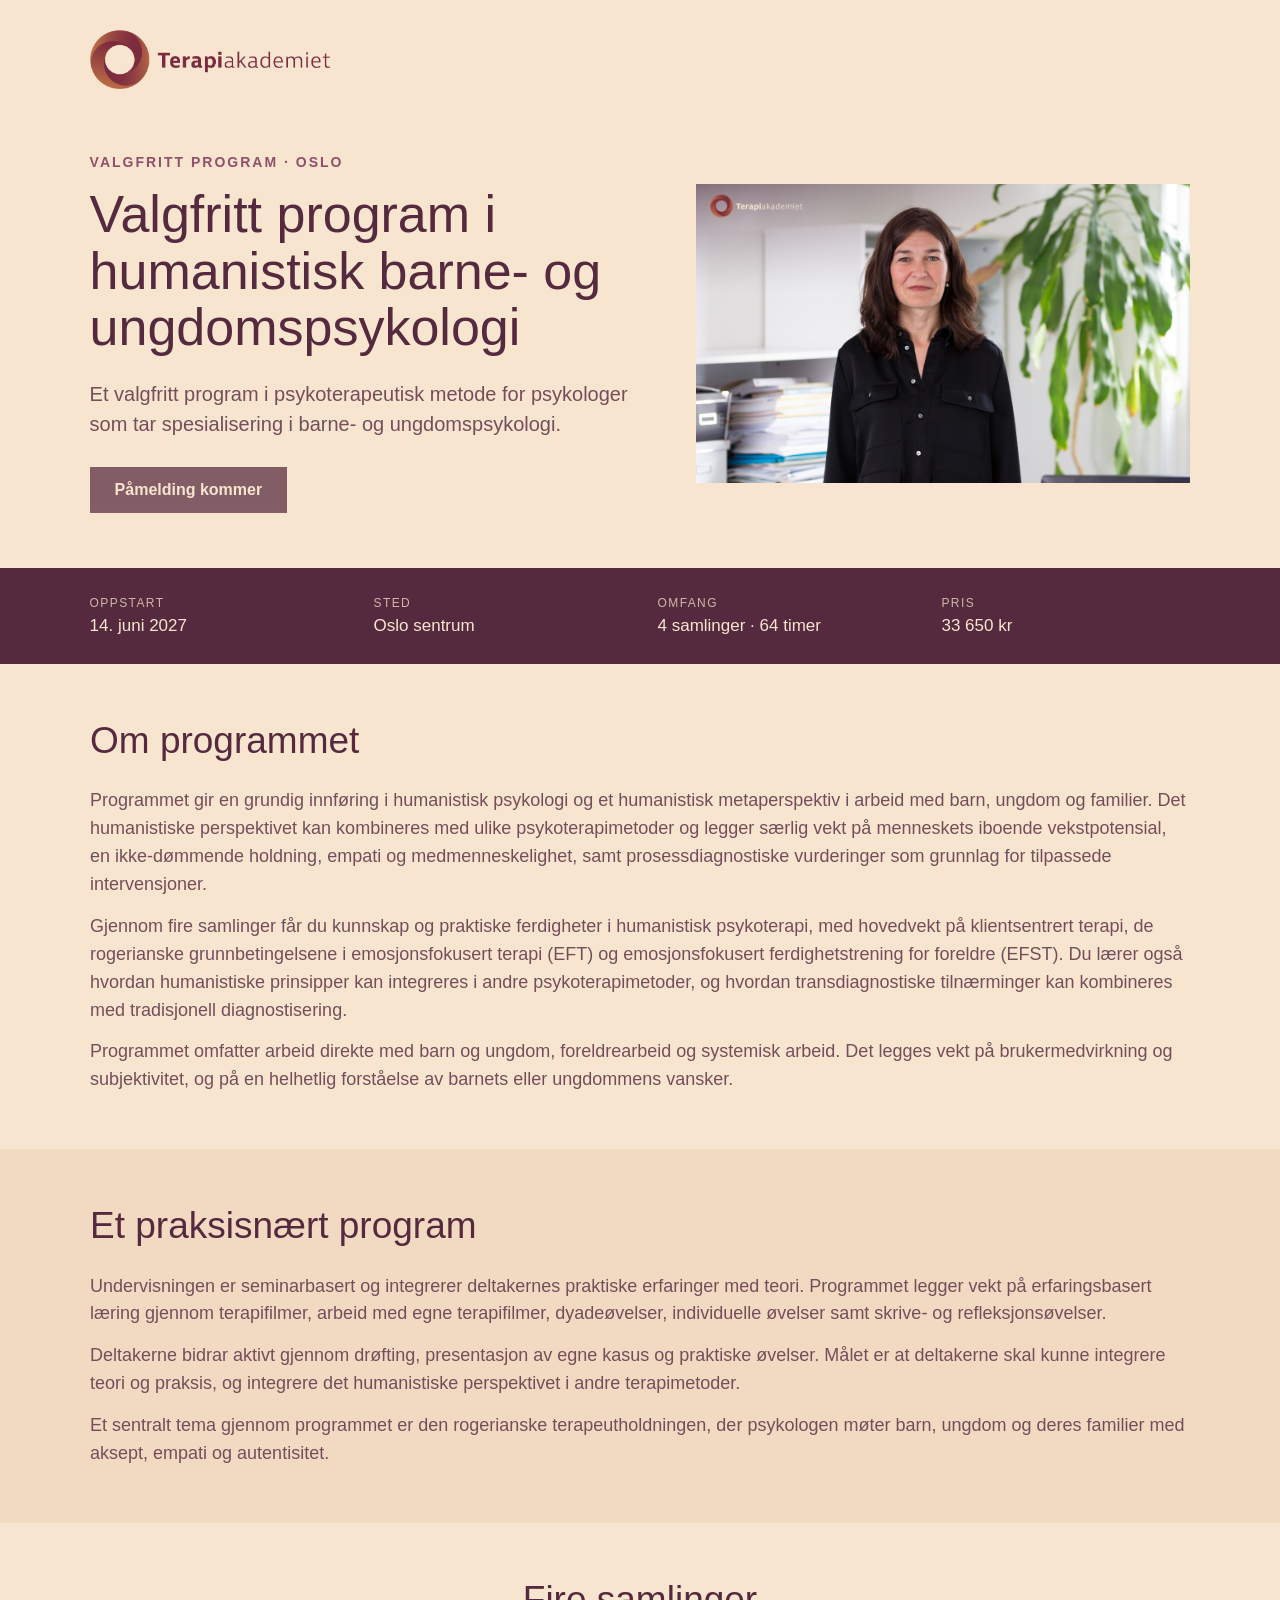
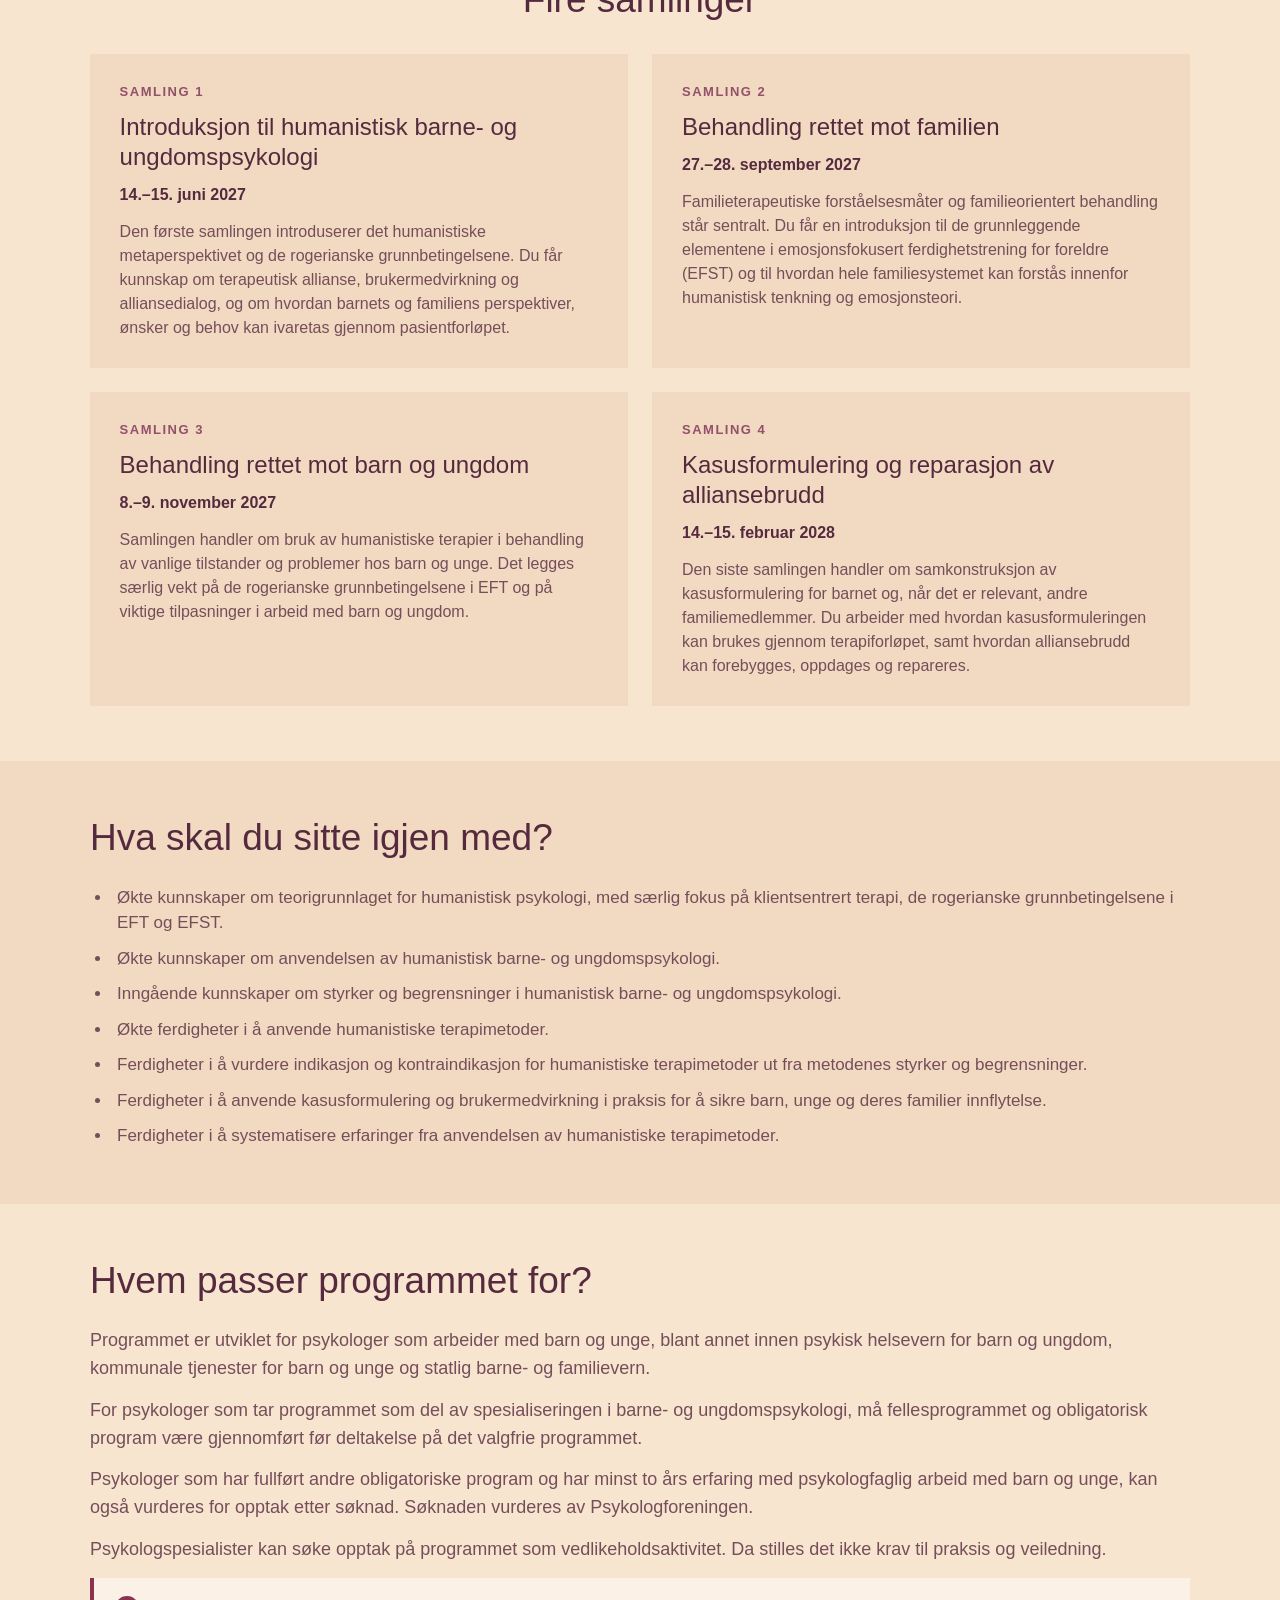
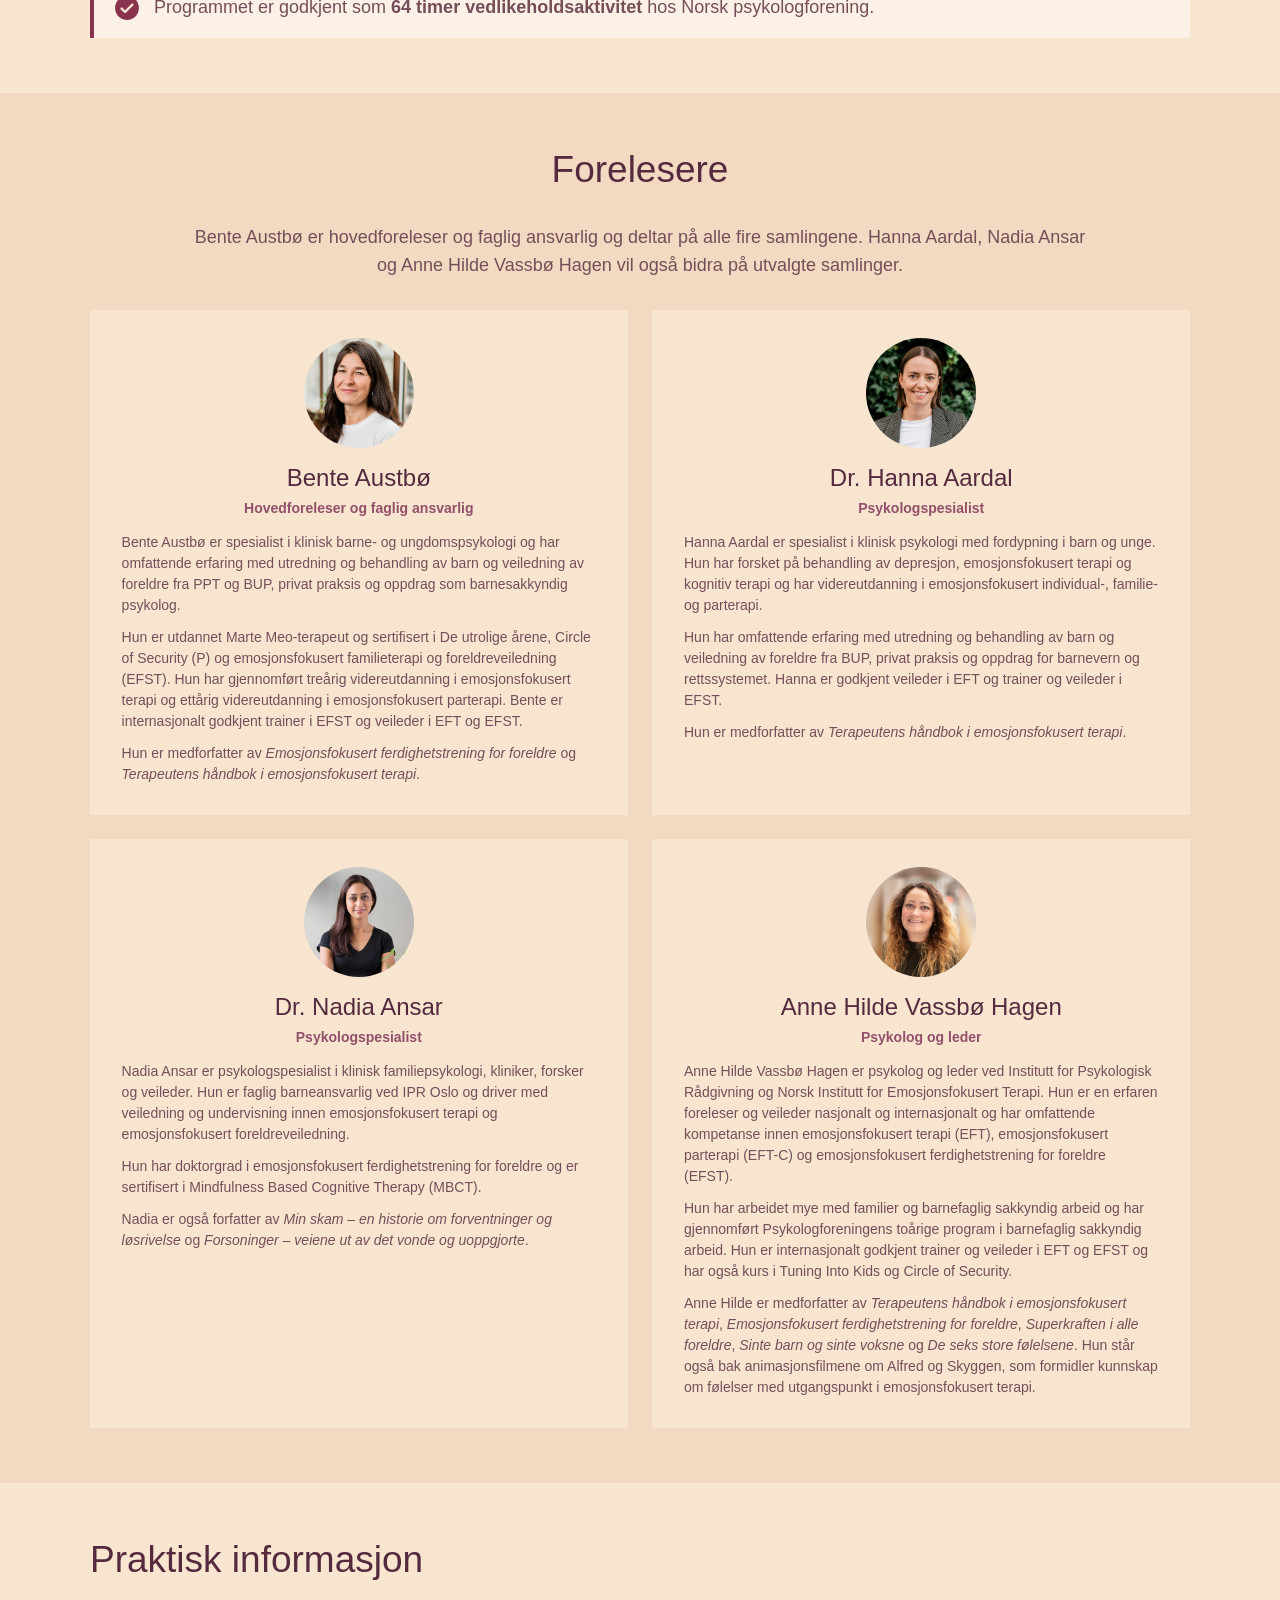
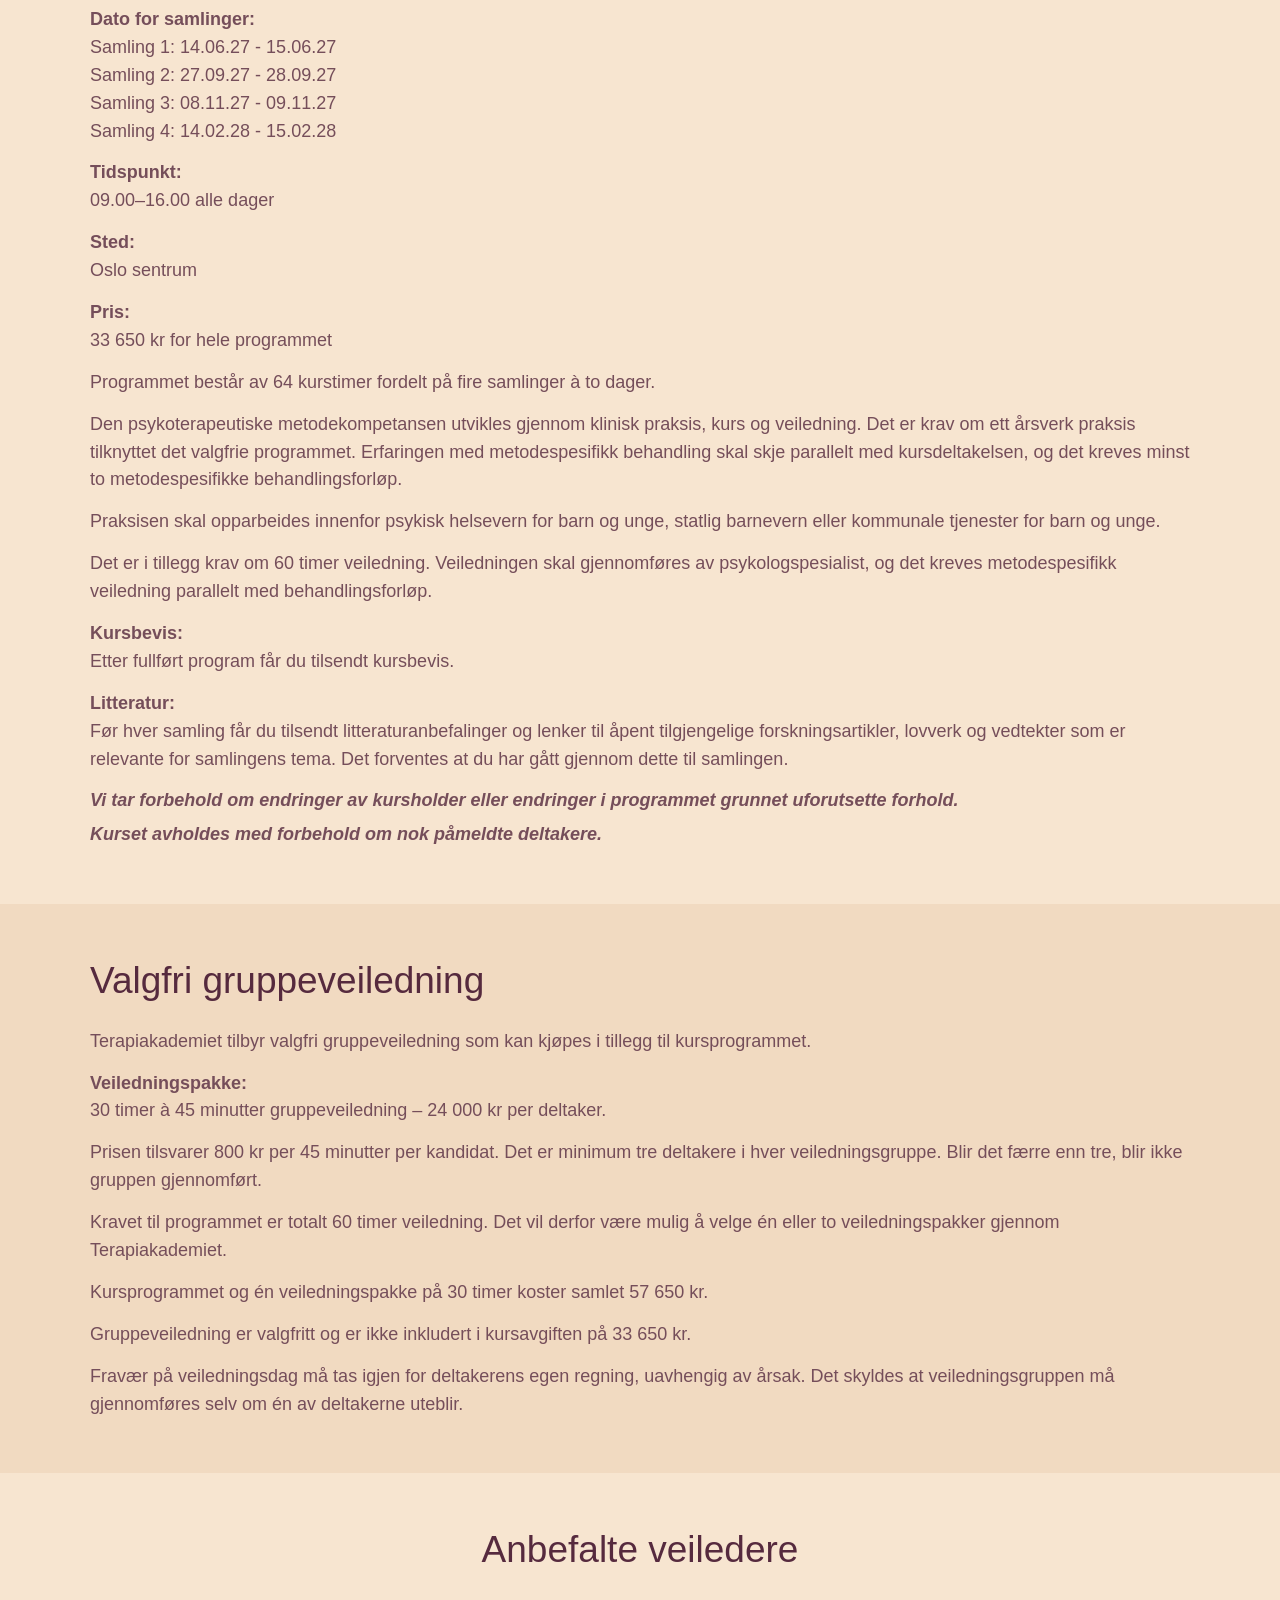
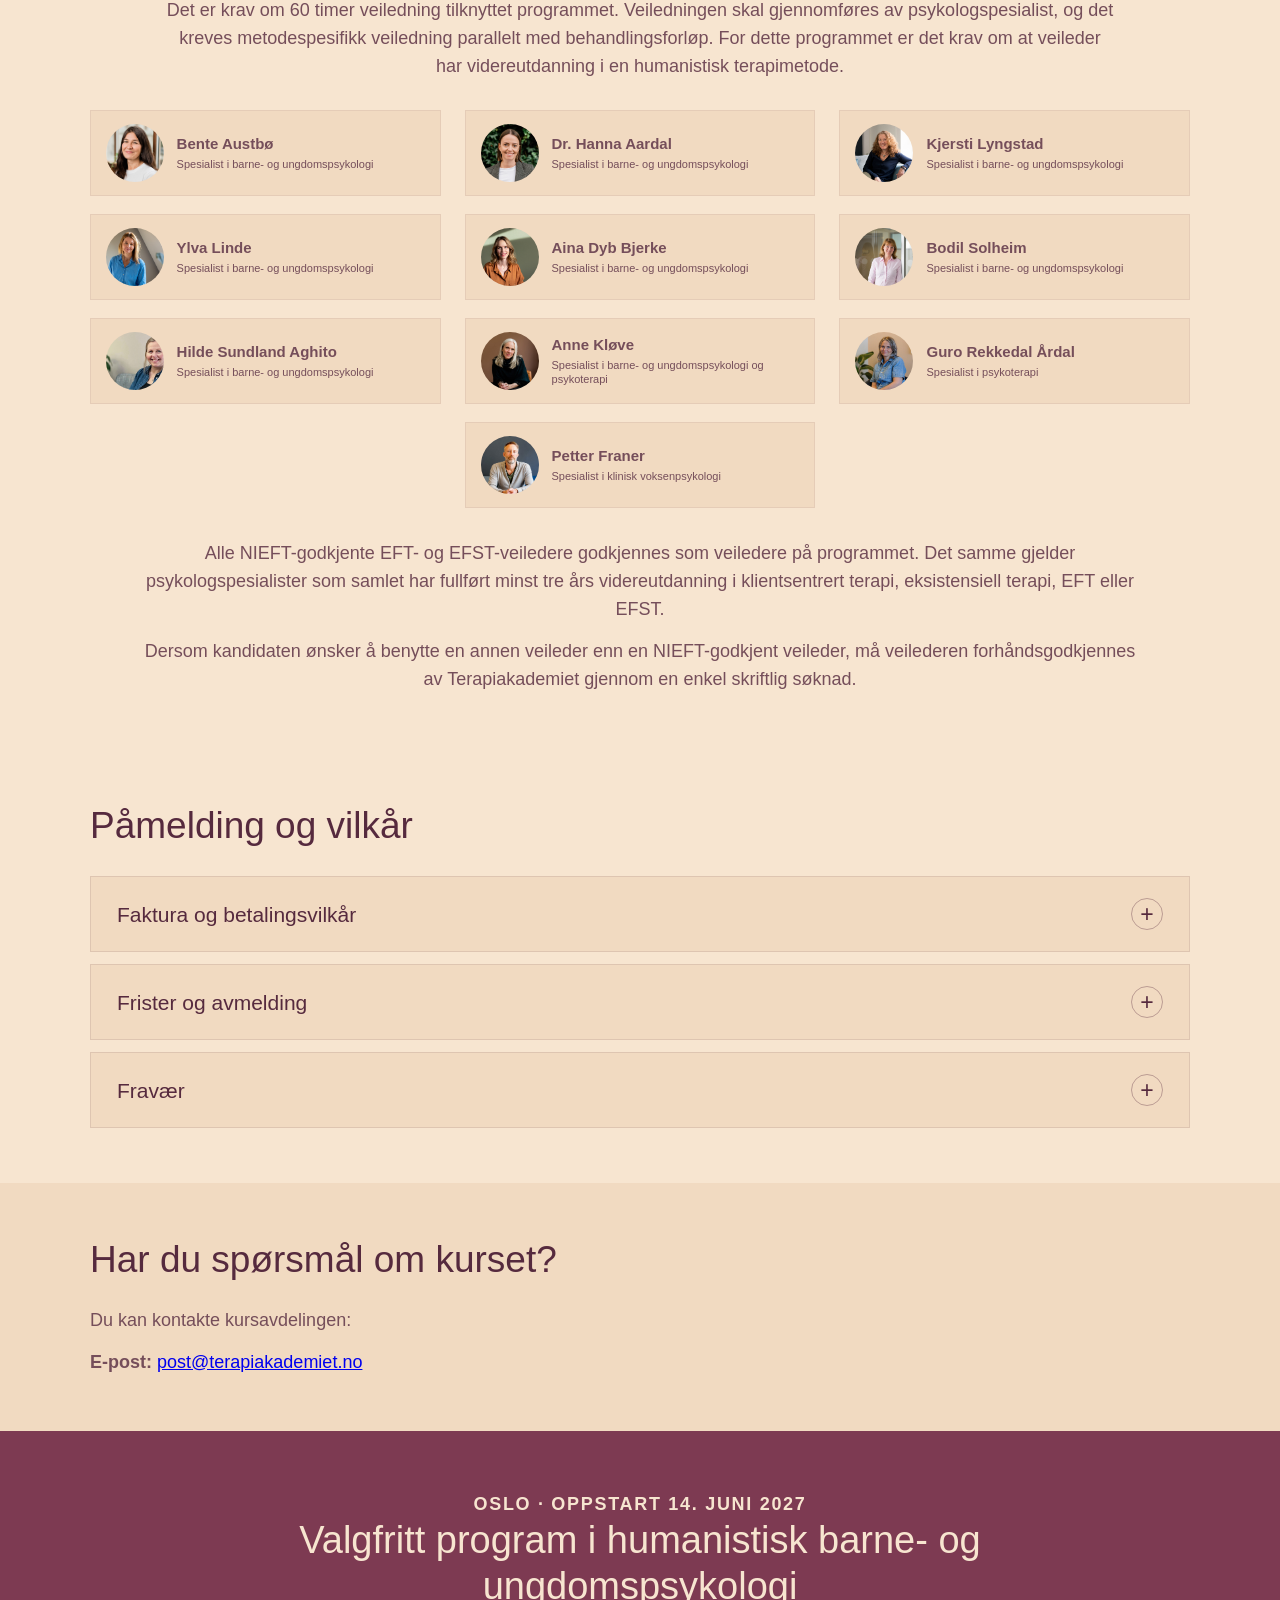
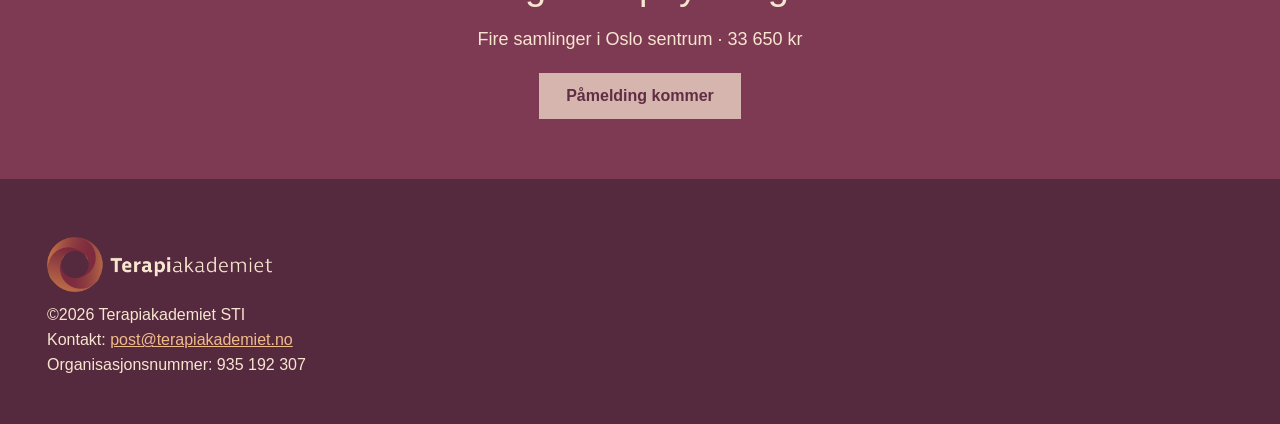
<file: oslo.html>
<!doctype html>
<html lang="no">
  <head>
    <meta charset="UTF-8" />
    <meta name="viewport" content="width=device-width, initial-scale=1.0" />

    <title>
      Valgfritt program i humanistisk barne- og ungdomspsykologi – Oslo
    </title>

    <link rel="icon" type="image/png" href="images/favicon.png" />
    <link rel="stylesheet" href="style.css" />

    <style>
      /* ========================================
       SAMMENLEGGBAR INFORMASJON
    ======================================== */

      .accordion-section {
        background-color: #f7e5d0;
      }

      .accordion-container {
        max-width: 1100px;
        margin: 0 auto;
      }

      .accordion-container h2 {
        margin-bottom: 28px;
      }

      .accordion-item {
        margin-bottom: 12px;
        padding: 0 26px;
        background-color: #f1dac1;
        border: 1px solid rgba(86, 42, 62, 0.12);
      }

      .accordion-item:last-child {
        margin-bottom: 0;
      }

      .accordion-item summary {
        position: relative;

        display: flex;
        align-items: center;
        justify-content: space-between;

        gap: 20px;
        padding: 21px 0;

        cursor: pointer;
        list-style: none;

        font-size: 21px;
        line-height: 1.3;
        font-weight: 500;

        color: #562a3e;
      }

      .accordion-item summary::-webkit-details-marker {
        display: none;
      }

      .accordion-item summary::after {
        content: "+";

        flex-shrink: 0;

        width: 30px;
        height: 30px;

        display: flex;
        align-items: center;
        justify-content: center;

        border: 1px solid rgba(86, 42, 62, 0.35);
        border-radius: 50%;

        font-size: 23px;
        line-height: 1;
        font-weight: 300;

        color: #562a3e;
      }

      .accordion-item[open] summary::after {
        content: "−";
      }

      .accordion-item[open] summary {
        padding-bottom: 17px;
      }

      .accordion-content {
        padding: 0 0 24px;
      }

      .accordion-content p {
        margin: 0 0 13px;

        font-size: 17px;
        line-height: 1.55;

        color: #754e5a;
      }

      .accordion-content p:last-child {
        margin-bottom: 0;
      }

      .accordion-content .course-list {
        margin-top: 4px;
        margin-bottom: 18px;
      }

      /* ========================================
       ANBEFALTE VEILEDERE
    ======================================== */

      .supervisor-section {
        background-color: #f7e5d0;
      }

      .supervisor-intro {
        max-width: 950px;
        margin-bottom: 30px;
      }

      .supervisor-grid {
        display: grid;
        grid-template-columns: repeat(3, minmax(0, 1fr));
        gap: 18px 24px;

        margin-top: 28px;
        margin-bottom: 32px;
      }

      .supervisor-card {
        display: flex;
        align-items: center;

        gap: 13px;

        min-width: 0;
        padding: 13px 15px;

        background-color: #f1dac1;
        border: 1px solid rgba(86, 42, 62, 0.08);
      }

      .supervisor-photo {
        width: 58px;
        height: 58px;

        flex-shrink: 0;

        object-fit: cover;
        object-position: center 25%;

        border-radius: 50%;
      }

      .supervisor-info {
        min-width: 0;
      }

      .supervisor-name {
        margin: 0 0 3px !important;

        font-size: 15px !important;
        line-height: 1.25 !important;
        font-weight: 600;

        color: #562a3e;
      }

      .supervisor-title {
        margin: 0 !important;

        font-size: 11px !important;
        line-height: 1.3 !important;

        color: #754e5a;
      }

      /* Overskrift og tekst midtstilt */

      .supervisor-section h2 {
        text-align: center;
      }

      .supervisor-section .supervisor-intro,
      .supervisor-section .supervisor-notes {
        margin-left: auto;
        margin-right: auto;
        text-align: center;
      }

      .supervisor-section .supervisor-intro p,
      .supervisor-section .supervisor-notes p {
        text-align: center;
      }

      /* Siste veileder midt i raden */

      @media (min-width: 551px) {
        .supervisor-grid .supervisor-card:last-child {
          grid-column: 2;
        }
      }

      .supervisor-notes {
        max-width: 1000px;
      }

      /* ========================================
       MOBIL - MER KOMPAKT VISNING
    ======================================== */

      @media (max-width: 550px) {
        /* Topp */

        .course-header {
          padding: 18px 20px !important;
        }

        .course-header-logo {
          width: 185px !important;
        }

        /* Hero */

        .course-hero {
          padding: 20px 20px 30px !important;
        }

        .course-hero-inner {
          gap: 22px !important;
        }

        .course-eyebrow {
          margin-bottom: 10px !important;
          font-size: 12px !important;
        }

        .course-hero h1 {
          margin-bottom: 16px !important;
          font-size: 30px !important;
          line-height: 1.08 !important;
        }

        .course-lead {
          margin-bottom: 20px !important;
          font-size: 16px !important;
          line-height: 1.4 !important;
        }

        .course-button {
          padding: 12px 20px !important;
          font-size: 14px !important;
        }

        .course-hero-image img {
          height: 220px !important;
        }

        /* Praktisk info - 2 x 2 */

        .practical {
          padding: 26px 20px !important;
        }

        .practical-grid {
          display: grid !important;
          grid-template-columns: repeat(2, minmax(0, 1fr)) !important;
          gap: 22px 18px !important;
        }

        .practical-item {
          gap: 5px !important;
        }

        .practical-label {
          font-size: 11px !important;
          letter-spacing: 1.2px !important;
        }

        .practical-item strong {
          font-size: 15px !important;
          line-height: 1.3 !important;
        }

        /* Generelle seksjoner */

        .course-section {
          padding: 28px 20px !important;
        }

        .course-section h2 {
          margin-bottom: 17px !important;
          font-size: 27px !important;
          line-height: 1.15 !important;
        }

        .course-section p {
          margin-bottom: 9px !important;
          font-size: 15.5px !important;
          line-height: 1.42 !important;
        }

        .course-section p:last-child {
          margin-bottom: 0 !important;
        }

        /* Kun disse overskriftene midtstilles på mobil */

        .mobile-center-heading {
          text-align: center !important;
        }

        /* Disse overskriftene skal være på én linje */

        .mobile-one-line {
          white-space: nowrap !important;
          font-size: clamp(20px, 5.7vw, 23px) !important;
          letter-spacing: -0.3px !important;
        }

        /* Lister */

        .course-list {
          padding-left: 20px !important;
        }

        .course-list li {
          margin-bottom: 8px !important;
          padding-left: 3px !important;

          font-size: 15px !important;
          line-height: 1.42 !important;
        }

        .course-list li:last-child {
          margin-bottom: 0 !important;
        }

        /* Samlinger */

        .center-heading {
          margin-bottom: 22px !important;
        }

        .session-grid {
          gap: 16px !important;
        }

        .session-card {
          padding: 20px !important;
        }

        .session-number {
          margin-bottom: 7px !important;
          font-size: 11px !important;
        }

        .session-card h3 {
          margin-bottom: 9px !important;
          font-size: 20px !important;
          line-height: 1.2 !important;
        }

        .session-date {
          margin-bottom: 9px !important;
          font-size: 14px !important;
        }

        .session-card p {
          font-size: 14.5px !important;
          line-height: 1.4 !important;
        }

        /* Forelesere */

        .teacher-grid {
          gap: 16px !important;
        }

        .teacher-card {
          padding: 22px 20px !important;
        }

        .teacher-photo {
          width: 88px !important;
          height: 88px !important;
          margin-bottom: 12px !important;
        }

        .teacher-card h3 {
          margin-bottom: 4px !important;
          font-size: 21px !important;
        }

        .teacher-role {
          margin-bottom: 10px !important;
          font-size: 12px !important;
        }

        .teacher-card p:not(.teacher-role) {
          margin-bottom: 8px !important;
          font-size: 13.5px !important;
          line-height: 1.4 !important;
        }

        /* Anbefalte veiledere - 2 bortover på mobil */

        .supervisor-intro {
          margin-bottom: 18px !important;
        }

        .supervisor-grid {
          grid-template-columns: repeat(2, minmax(0, 1fr)) !important;
          gap: 10px !important;

          margin-top: 18px !important;
          margin-bottom: 22px !important;
        }

        .supervisor-card {
          display: flex !important;
          align-items: center !important;

          gap: 7px !important;

          min-width: 0 !important;
          min-height: 72px !important;

          padding: 8px !important;

          overflow: hidden !important;
        }

        .supervisor-photo {
          width: 42px !important;
          height: 42px !important;

          flex: 0 0 42px !important;
        }

        .supervisor-info {
          min-width: 0 !important;
          width: 100% !important;
        }

        /* Viktig: høyere spesifisitet enn vanlig avsnittstekst */

        .course-section .supervisor-name {
          margin: 0 0 3px 0 !important;

          font-size: 11px !important;
          line-height: 1.15 !important;
          font-weight: 600 !important;

          overflow-wrap: anywhere !important;
          word-break: normal !important;
        }

        .course-section .supervisor-title {
          margin: 0 !important;

          font-size: 8px !important;
          line-height: 1.25 !important;
          font-weight: 400 !important;

          overflow-wrap: anywhere !important;
          word-break: normal !important;
        }

        .supervisor-notes p {
          font-size: 14px !important;
          line-height: 1.4 !important;
        }

        /* Sammenleggbare felt */

        .accordion-container h2 {
          margin-bottom: 18px !important;
        }

        .accordion-item {
          margin-bottom: 9px !important;
          padding: 0 18px !important;
        }

        .accordion-item summary {
          gap: 12px !important;
          padding: 15px 0 !important;

          font-size: 16px !important;
          line-height: 1.3 !important;
        }

        .accordion-item summary::after {
          width: 26px !important;
          height: 26px !important;

          font-size: 20px !important;
        }

        .accordion-item[open] summary {
          padding-bottom: 12px !important;
        }

        .accordion-content {
          padding-bottom: 18px !important;
        }

        .accordion-content p {
          margin-bottom: 8px !important;
          font-size: 14.5px !important;
          line-height: 1.42 !important;
        }

        .accordion-content .course-list {
          margin-bottom: 12px !important;
        }

        /* Påmelding nederst */

        .signup {
          padding: 36px 20px !important;
        }

        .signup-small {
          margin-bottom: 9px !important;
          font-size: 11px !important;
        }

        .signup h2 {
          margin-bottom: 12px !important;
          font-size: 27px !important;
          line-height: 1.15 !important;
        }

        .signup p {
          font-size: 15px !important;
          line-height: 1.4 !important;
        }

        .signup-button {
          margin-top: 16px !important;
          padding: 12px 21px !important;
          font-size: 14px !important;
        }

        /* Footer */

        footer {
          min-height: 0 !important;
          padding: 35px 20px !important;
          font-size: 14px !important;
        }

        .footer-logo {
          width: 170px !important;
          margin-bottom: 11px !important;
        }

        footer p {
          margin: 5px 0 !important;
        }
      }
    </style>
  </head>

  <body>
    <!-- ========================================
       TOPP
  ========================================= -->

    <header class="course-header">
      <a href="index.html">
        <img
          src="images/logo-burgunder.png"
          alt="Terapiakademiet"
          class="course-header-logo"
        />
      </a>
    </header>

    <main>
      <!-- ========================================
         HERO
    ========================================= -->

      <section class="course-hero">
        <div class="course-hero-inner">
          <div class="course-hero-text">
            <p class="course-eyebrow">VALGFRITT PROGRAM · OSLO</p>

            <h1>Valgfritt program i humanistisk barne- og ungdomspsykologi</h1>

            <p class="course-lead">
              Et valgfritt program i psykoterapeutisk metode for psykologer som
              tar spesialisering i barne- og ungdomspsykologi.
            </p>

            <span class="course-button disabled-button">
              Påmelding kommer
            </span>
          </div>

          <div class="course-hero-image">
            <img
              class="hero-forside"
              src="images/oslo-forside.jpg"
              alt="Valgfritt program i humanistisk barne- og ungdomspsykologi i Oslo"
            />
          </div>
        </div>
      </section>

      <!-- ========================================
         KORT PRAKTISK INFO
    ========================================= -->

      <section class="practical">
        <div class="practical-grid">
          <div class="practical-item">
            <span class="practical-label">Oppstart</span>
            <strong>14. juni 2027</strong>
          </div>

          <div class="practical-item">
            <span class="practical-label">Sted</span>
            <strong>Oslo sentrum</strong>
          </div>

          <div class="practical-item">
            <span class="practical-label">Omfang</span>
            <strong>4 samlinger · 64 timer</strong>
          </div>

          <div class="practical-item">
            <span class="practical-label">Pris</span>
            <strong>33 650 kr</strong>
          </div>
        </div>
      </section>

      <!-- ========================================
         OM PROGRAMMET
    ========================================= -->

      <section class="course-section">
        <div class="text-container">
          <h2 class="mobile-center-heading">Om programmet</h2>

          <p>
            Programmet gir en grundig innføring i humanistisk psykologi og et
            humanistisk metaperspektiv i arbeid med barn, ungdom og familier.
            Det humanistiske perspektivet kan kombineres med ulike
            psykoterapimetoder og legger særlig vekt på menneskets iboende
            vekstpotensial, en ikke-dømmende holdning, empati og
            medmenneskelighet, samt prosessdiagnostiske vurderinger som grunnlag
            for tilpassede intervensjoner.
          </p>

          <p>
            Gjennom fire samlinger får du kunnskap og praktiske ferdigheter i
            humanistisk psykoterapi, med hovedvekt på klientsentrert terapi, de
            rogerianske grunnbetingelsene i emosjonsfokusert terapi (EFT) og
            emosjonsfokusert ferdighetstrening for foreldre (EFST). Du lærer
            også hvordan humanistiske prinsipper kan integreres i andre
            psykoterapimetoder, og hvordan transdiagnostiske tilnærminger kan
            kombineres med tradisjonell diagnostisering.
          </p>

          <p>
            Programmet omfatter arbeid direkte med barn og ungdom,
            foreldrearbeid og systemisk arbeid. Det legges vekt på
            brukermedvirkning og subjektivitet, og på en helhetlig forståelse av
            barnets eller ungdommens vansker.
          </p>
        </div>
      </section>

      <!-- ========================================
         PRAKSISNÆRT
    ========================================= -->

      <section class="course-section course-section-alt">
        <div class="text-container">
          <h2 class="mobile-center-heading">Et praksisnært program</h2>

          <p>
            Undervisningen er seminarbasert og integrerer deltakernes praktiske
            erfaringer med teori. Programmet legger vekt på erfaringsbasert
            læring gjennom terapifilmer, arbeid med egne terapifilmer,
            dyadeøvelser, individuelle øvelser samt skrive- og
            refleksjonsøvelser.
          </p>

          <p>
            Deltakerne bidrar aktivt gjennom drøfting, presentasjon av egne
            kasus og praktiske øvelser. Målet er at deltakerne skal kunne
            integrere teori og praksis, og integrere det humanistiske
            perspektivet i andre terapimetoder.
          </p>

          <p>
            Et sentralt tema gjennom programmet er den rogerianske
            terapeutholdningen, der psykologen møter barn, ungdom og deres
            familier med aksept, empati og autentisitet.
          </p>
        </div>
      </section>

      <!-- ========================================
         FIRE SAMLINGER
    ========================================= -->

      <section class="course-section">
        <div class="wide-container">
          <h2 class="center-heading">Fire samlinger</h2>

          <div class="session-grid">
            <!-- SAMLING 1 -->

            <article class="session-card">
              <p class="session-number">Samling 1</p>

              <h3>Introduksjon til humanistisk barne- og ungdomspsykologi</h3>

              <p class="session-date">14.–15. juni 2027</p>

              <p>
                Den første samlingen introduserer det humanistiske
                metaperspektivet og de rogerianske grunnbetingelsene. Du får
                kunnskap om terapeutisk allianse, brukermedvirkning og
                alliansedialog, og om hvordan barnets og familiens perspektiver,
                ønsker og behov kan ivaretas gjennom pasientforløpet.
              </p>
            </article>

            <!-- SAMLING 2 -->

            <article class="session-card">
              <p class="session-number">Samling 2</p>

              <h3>Behandling rettet mot familien</h3>

              <p class="session-date">27.–28. september 2027</p>

              <p>
                Familieterapeutiske forståelsesmåter og familieorientert
                behandling står sentralt. Du får en introduksjon til de
                grunnleggende elementene i emosjonsfokusert ferdighetstrening
                for foreldre (EFST) og til hvordan hele familiesystemet kan
                forstås innenfor humanistisk tenkning og emosjonsteori.
              </p>
            </article>

            <!-- SAMLING 3 -->

            <article class="session-card">
              <p class="session-number">Samling 3</p>

              <h3>Behandling rettet mot barn og ungdom</h3>

              <p class="session-date">8.–9. november 2027</p>

              <p>
                Samlingen handler om bruk av humanistiske terapier i behandling
                av vanlige tilstander og problemer hos barn og unge. Det legges
                særlig vekt på de rogerianske grunnbetingelsene i EFT og på
                viktige tilpasninger i arbeid med barn og ungdom.
              </p>
            </article>

            <!-- SAMLING 4 -->

            <article class="session-card">
              <p class="session-number">Samling 4</p>

              <h3>Kasusformulering og reparasjon av alliansebrudd</h3>

              <p class="session-date">14.–15. februar 2028</p>

              <p>
                Den siste samlingen handler om samkonstruksjon av
                kasusformulering for barnet og, når det er relevant, andre
                familiemedlemmer. Du arbeider med hvordan kasusformuleringen kan
                brukes gjennom terapiforløpet, samt hvordan alliansebrudd kan
                forebygges, oppdages og repareres.
              </p>
            </article>
          </div>
        </div>
      </section>

      <!-- ========================================
         LÆRINGSUTBYTTE
    ========================================= -->

      <section class="course-section course-section-alt">
        <div class="text-container">
          <h2 class="mobile-one-line">Hva skal du sitte igjen med?</h2>

          <ul class="course-list">
            <li>
              Økte kunnskaper om teorigrunnlaget for humanistisk psykologi, med
              særlig fokus på klientsentrert terapi, de rogerianske
              grunnbetingelsene i EFT og EFST.
            </li>

            <li>
              Økte kunnskaper om anvendelsen av humanistisk barne- og
              ungdomspsykologi.
            </li>

            <li>
              Inngående kunnskaper om styrker og begrensninger i humanistisk
              barne- og ungdomspsykologi.
            </li>

            <li>Økte ferdigheter i å anvende humanistiske terapimetoder.</li>

            <li>
              Ferdigheter i å vurdere indikasjon og kontraindikasjon for
              humanistiske terapimetoder ut fra metodenes styrker og
              begrensninger.
            </li>

            <li>
              Ferdigheter i å anvende kasusformulering og brukermedvirkning i
              praksis for å sikre barn, unge og deres familier innflytelse.
            </li>

            <li>
              Ferdigheter i å systematisere erfaringer fra anvendelsen av
              humanistiske terapimetoder.
            </li>
          </ul>
        </div>
      </section>

      <!-- ========================================
         MÅLGRUPPE
    ========================================= -->

      <section class="course-section">
        <div class="text-container">
          <h2 class="mobile-one-line">Hvem passer programmet for?</h2>

          <p>
            Programmet er utviklet for psykologer som arbeider med barn og unge,
            blant annet innen psykisk helsevern for barn og ungdom, kommunale
            tjenester for barn og unge og statlig barne- og familievern.
          </p>

          <p>
            For psykologer som tar programmet som del av spesialiseringen i
            barne- og ungdomspsykologi, må fellesprogrammet og obligatorisk
            program være gjennomført før deltakelse på det valgfrie programmet.
          </p>

          <p>
            Psykologer som har fullført andre obligatoriske program og har minst
            to års erfaring med psykologfaglig arbeid med barn og unge, kan også
            vurderes for opptak etter søknad. Søknaden vurderes av
            Psykologforeningen.
          </p>

          <p>
            Psykologspesialister kan søke opptak på programmet som
            vedlikeholdsaktivitet. Da stilles det ikke krav til praksis og
            veiledning.
          </p>

          <p class="approval-note">
            <svg
              class="approval-icon"
              viewBox="0 0 24 24"
              aria-hidden="true"
              focusable="false"
            >
              <circle cx="12" cy="12" r="11" fill="currentColor" />
              <path
                d="M7 12.5l3.2 3.2L17 8.9"
                fill="none"
                stroke="#f7e5d0"
                stroke-width="2.2"
                stroke-linecap="round"
                stroke-linejoin="round"
              />
            </svg>
            <span>
              Programmet er godkjent som
              <strong>64 timer vedlikeholdsaktivitet</strong> hos Norsk
              psykologforening.
            </span>
          </p>
        </div>
      </section>

      <!-- ========================================
         FORELESERE
    ========================================= -->

      <section class="course-section course-section-alt">
        <div class="wide-container">
          <h2 class="center-heading">Forelesere</h2>

          <p style="text-align: center; max-width: 900px; margin: 0 auto 30px">
            Bente Austbø er hovedforeleser og faglig ansvarlig og deltar på alle
            fire samlingene. Hanna Aardal, Nadia Ansar og Anne Hilde Vassbø
            Hagen vil også bidra på utvalgte samlinger.
          </p>

          <div class="teacher-grid">
            <!-- BENTE -->

            <article class="teacher-card">
              <img
                src="images/bente.jpg"
                alt="Bente Austbø"
                class="teacher-photo"
              />

              <h3>Bente Austbø</h3>

              <p class="teacher-role">Hovedforeleser og faglig ansvarlig</p>

              <p>
                Bente Austbø er spesialist i klinisk barne- og ungdomspsykologi og har omfattende erfaring med utredning og behandling av barn og veiledning av foreldre fra PPT og BUP, privat praksis og oppdrag som barnesakkyndig psykolog.
              </p>

              <p>
                Hun er utdannet Marte Meo-terapeut og sertifisert i De utrolige årene, Circle of Security (P) og emosjonsfokusert familieterapi og foreldreveiledning (EFST). Hun har gjennomført treårig videreutdanning i emosjonsfokusert terapi og ettårig videreutdanning i emosjonsfokusert parterapi. Bente er internasjonalt godkjent trainer i EFST og veileder i EFT og EFST.
              </p>

              <p>
                Hun er medforfatter av <em>Emosjonsfokusert ferdighetstrening for foreldre</em> og <em>Terapeutens håndbok i emosjonsfokusert terapi</em>.
              </p>
            </article>

            <!-- HANNA -->

            <article class="teacher-card">
              <img
                src="images/hanna.jpg"
                alt="Dr. Hanna Aardal"
                class="teacher-photo"
              />

              <h3>Dr. Hanna Aardal</h3>

              <p class="teacher-role">Psykologspesialist</p>

              <p>
                Hanna Aardal er spesialist i klinisk psykologi med fordypning i barn og unge. Hun har forsket på behandling av depresjon, emosjonsfokusert terapi og kognitiv terapi og har videreutdanning i emosjonsfokusert individual-, familie- og parterapi.
              </p>

              <p>
                Hun har omfattende erfaring med utredning og behandling av barn og veiledning av foreldre fra BUP, privat praksis og oppdrag for barnevern og rettssystemet. Hanna er godkjent veileder i EFT og trainer og veileder i EFST.
              </p>

              <p>
                Hun er medforfatter av <em>Terapeutens håndbok i emosjonsfokusert terapi</em>.
              </p>
            </article>

            <!-- NADIA -->

            <article class="teacher-card">
              <img
                src="images/nadia-zoom.jpg"
                alt="Dr. Nadia Ansar"
                class="teacher-photo"
              />

              <h3>Dr. Nadia Ansar</h3>

              <p class="teacher-role">Psykologspesialist</p>

              <p>
                Nadia Ansar er psykologspesialist i klinisk familiepsykologi, kliniker, forsker og veileder. Hun er faglig barneansvarlig ved IPR Oslo og driver med veiledning og undervisning innen emosjonsfokusert terapi og emosjonsfokusert foreldreveiledning.
              </p>

              <p>
                Hun har doktorgrad i emosjonsfokusert ferdighetstrening for foreldre og er sertifisert i Mindfulness Based Cognitive Therapy (MBCT).
              </p>

              <p>
                Nadia er også forfatter av <em>Min skam – en historie om forventninger og løsrivelse</em> og <em>Forsoninger – veiene ut av det vonde og uoppgjorte</em>.
              </p>
            </article>

            <!-- ANNE HILDE -->

            <article class="teacher-card">
              <img
                src="images/anne-hilde-zoom.jpg"
                alt="Anne Hilde Vassbø Hagen"
                class="teacher-photo"
              />

              <h3>Anne Hilde Vassbø Hagen</h3>

              <p class="teacher-role">Psykolog og leder</p>

              <p>
                Anne Hilde Vassbø Hagen er psykolog og leder ved Institutt for Psykologisk Rådgivning og Norsk Institutt for Emosjonsfokusert Terapi. Hun er en erfaren foreleser og veileder nasjonalt og internasjonalt og har omfattende kompetanse innen emosjonsfokusert terapi (EFT), emosjonsfokusert parterapi (EFT-C) og emosjonsfokusert ferdighetstrening for foreldre (EFST).
              </p>

              <p>
                Hun har arbeidet mye med familier og barnefaglig sakkyndig arbeid og har gjennomført Psykologforeningens toårige program i barnefaglig sakkyndig arbeid. Hun er internasjonalt godkjent trainer og veileder i EFT og EFST og har også kurs i Tuning Into Kids og Circle of Security.
              </p>

              <p>
                Anne Hilde er medforfatter av <em>Terapeutens håndbok i emosjonsfokusert terapi</em>, <em>Emosjonsfokusert ferdighetstrening for foreldre</em>, <em>Superkraften i alle foreldre</em>, <em>Sinte barn og sinte voksne</em> og <em>De seks store følelsene</em>. Hun står også bak animasjonsfilmene om Alfred og Skyggen, som formidler kunnskap om følelser med utgangspunkt i emosjonsfokusert terapi.
              </p>
            </article>
          </div>
        </div>
      </section>

      <!-- ========================================
         PRAKTISK INFORMASJON
    ========================================= -->

      <section class="course-section">
        <div class="text-container">
          <h2>Praktisk informasjon</h2>

          <p>
            <strong>Dato for samlinger:</strong><br />
            Samling 1: 14.06.27 - 15.06.27<br />
            Samling 2: 27.09.27 - 28.09.27<br />
            Samling 3: 08.11.27 - 09.11.27<br />
            Samling 4: 14.02.28 - 15.02.28
          </p>

          <p>
            <strong>Tidspunkt:</strong><br />
            09.00–16.00 alle dager
          </p>

          <p>
            <strong>Sted:</strong><br />
            Oslo sentrum
          </p>

          <p>
            <strong>Pris:</strong><br />
            33 650 kr for hele programmet
          </p>

          <p>
            Programmet består av 64 kurstimer fordelt på fire samlinger à to
            dager.
          </p>

          <p>
            Den psykoterapeutiske metodekompetansen utvikles gjennom klinisk
            praksis, kurs og veiledning. Det er krav om ett årsverk praksis
            tilknyttet det valgfrie programmet. Erfaringen med metodespesifikk
            behandling skal skje parallelt med kursdeltakelsen, og det kreves
            minst to metodespesifikke behandlingsforløp.
          </p>

          <p>
            Praksisen skal opparbeides innenfor psykisk helsevern for barn og
            unge, statlig barnevern eller kommunale tjenester for barn og unge.
          </p>

          <p>
            Det er i tillegg krav om 60 timer veiledning. Veiledningen skal
            gjennomføres av psykologspesialist, og det kreves metodespesifikk
            veiledning parallelt med behandlingsforløp.
          </p>

          <p>
            <strong>Kursbevis:</strong><br />
            Etter fullført program får du tilsendt kursbevis.
          </p>

          <p>
            <strong>Litteratur:</strong><br />
            Før hver samling får du tilsendt litteraturanbefalinger og lenker
            til åpent tilgjengelige forskningsartikler, lovverk og vedtekter som
            er relevante for samlingens tema. Det forventes at du har gått
            gjennom dette til samlingen.
          </p>

          <p style="margin-bottom: 6px">
            <strong>
              <em>
                Vi tar forbehold om endringer av kursholder eller endringer i
                programmet grunnet uforutsette forhold.
              </em>
            </strong>
          </p>

          <p>
            <strong>
              <em>
                Kurset avholdes med forbehold om nok påmeldte deltakere.
              </em>
            </strong>
          </p>
        </div>
      </section>

      <!-- ========================================
         VALGFRI GRUPPEVEILEDNING
    ========================================= -->

      <section class="course-section course-section-alt">
        <div class="text-container">
          <h2>Valgfri gruppeveiledning</h2>

          <p>
            Terapiakademiet tilbyr valgfri gruppeveiledning som kan kjøpes i
            tillegg til kursprogrammet.
          </p>

          <p>
            <strong>Veiledningspakke:</strong><br />
            30 timer à 45 minutter gruppeveiledning – 24 000 kr per deltaker.
          </p>

          <p>
            Prisen tilsvarer 800 kr per 45 minutter per kandidat. Det er minimum
            tre deltakere i hver veiledningsgruppe. Blir det færre enn tre, blir
            ikke gruppen gjennomført.
          </p>

          <p>
            Kravet til programmet er totalt 60 timer veiledning. Det vil derfor
            være mulig å velge én eller to veiledningspakker gjennom
            Terapiakademiet.
          </p>

          <p>
            Kursprogrammet og én veiledningspakke på 30 timer koster samlet 57
            650 kr.
          </p>

          <p>
            Gruppeveiledning er valgfritt og er ikke inkludert i kursavgiften på
            33 650 kr.
          </p>

          <p>
            Fravær på veiledningsdag må tas igjen for deltakerens egen regning,
            uavhengig av årsak. Det skyldes at veiledningsgruppen må
            gjennomføres selv om én av deltakerne uteblir.
          </p>
        </div>
      </section>

      <!-- ========================================
         ANBEFALTE VEILEDERE
    ========================================= -->

      <section class="course-section supervisor-section">
        <div class="wide-container">
          <h2>Anbefalte veiledere</h2>

          <div class="supervisor-intro">
            <p>
              Det er krav om 60 timer veiledning tilknyttet programmet.
              Veiledningen skal gjennomføres av psykologspesialist, og det
              kreves metodespesifikk veiledning parallelt med behandlingsforløp.
              For dette programmet er det krav om at veileder har
              videreutdanning i en humanistisk terapimetode.
            </p>
          </div>

          <div class="supervisor-grid">
            <!-- BENTE -->

            <div class="supervisor-card">
              <img
                src="images/bente.jpg"
                alt="Bente Austbø"
                class="supervisor-photo"
              />

              <div class="supervisor-info">
                <p class="supervisor-name">Bente Austbø</p>

                <p class="supervisor-title">
                  Spesialist i barne- og ungdomspsykologi
                </p>
              </div>
            </div>

            <!-- HANNA -->

            <div class="supervisor-card">
              <img
                src="images/hanna.jpg"
                alt="Dr. Hanna Aardal"
                class="supervisor-photo"
              />

              <div class="supervisor-info">
                <p class="supervisor-name">Dr. Hanna Aardal</p>

                <p class="supervisor-title">
                  Spesialist i barne- og ungdomspsykologi
                </p>
              </div>
            </div>

            <!-- KJERSTI -->

            <div class="supervisor-card">
              <img
                src="images/kjersti.jpg"
                alt="Kjersti Lyngstad"
                class="supervisor-photo"
              />

              <div class="supervisor-info">
                <p class="supervisor-name">Kjersti Lyngstad</p>

                <p class="supervisor-title">
                  Spesialist i barne- og ungdomspsykologi
                </p>
              </div>
            </div>

            <!-- YLVA -->

            <div class="supervisor-card">
              <img
                src="images/ylva.jpg"
                alt="Ylva Linde"
                class="supervisor-photo"
              />

              <div class="supervisor-info">
                <p class="supervisor-name">Ylva Linde</p>

                <p class="supervisor-title">
                  Spesialist i barne- og ungdomspsykologi
                </p>
              </div>
            </div>

            <!-- AINA -->

            <div class="supervisor-card">
              <img
                src="images/aina.jpg"
                alt="Aina Dyb Bjerke"
                class="supervisor-photo"
              />

              <div class="supervisor-info">
                <p class="supervisor-name">Aina Dyb Bjerke</p>

                <p class="supervisor-title">
                  Spesialist i barne- og ungdomspsykologi
                </p>
              </div>
            </div>

            <!-- BODIL -->

            <div class="supervisor-card">
              <img
                src="images/bodil.jpg"
                alt="Bodil Solheim"
                class="supervisor-photo"
              />

              <div class="supervisor-info">
                <p class="supervisor-name">Bodil Solheim</p>

                <p class="supervisor-title">
                  Spesialist i barne- og ungdomspsykologi
                </p>
              </div>
            </div>

            <!-- HILDE -->

            <div class="supervisor-card">
              <img
                src="images/hilde.jpg"
                alt="Hilde Sundland Aghito"
                class="supervisor-photo"
              />

              <div class="supervisor-info">
                <p class="supervisor-name">Hilde Sundland Aghito</p>

                <p class="supervisor-title">
                  Spesialist i barne- og ungdomspsykologi
                </p>
              </div>
            </div>

            <!-- ANNE KLØVE -->

            <div class="supervisor-card">
              <img
                src="images/anne-klove.jpg"
                alt="Anne Kløve"
                class="supervisor-photo"
              />

              <div class="supervisor-info">
                <p class="supervisor-name">Anne Kløve</p>

                <p class="supervisor-title">
                  Spesialist i barne- og ungdomspsykologi og psykoterapi
                </p>
              </div>
            </div>

            <!-- GURO -->

            <div class="supervisor-card">
              <img
                src="images/guro.jpg"
                alt="Guro Rekkedal Årdal"
                class="supervisor-photo"
              />

              <div class="supervisor-info">
                <p class="supervisor-name">Guro Rekkedal Årdal</p>

                <p class="supervisor-title">Spesialist i psykoterapi</p>
              </div>
            </div>

            <!-- PETTER -->

            <div class="supervisor-card">
              <img
                src="images/petter.jpg"
                alt="Petter Franer"
                class="supervisor-photo"
              />

              <div class="supervisor-info">
                <p class="supervisor-name">Petter Franer</p>

                <p class="supervisor-title">
                  Spesialist i klinisk voksenpsykologi
                </p>
              </div>
            </div>
          </div>

          <div class="supervisor-notes">
            <p>
              Alle NIEFT-godkjente EFT- og EFST-veiledere godkjennes som
              veiledere på programmet. Det samme gjelder psykologspesialister
              som samlet har fullført minst tre års videreutdanning i
              klientsentrert terapi, eksistensiell terapi, EFT eller EFST.
            </p>

            <p>
              Dersom kandidaten ønsker å benytte en annen veileder enn en
              NIEFT-godkjent veileder, må veilederen forhåndsgodkjennes av
              Terapiakademiet gjennom en enkel skriftlig søknad.
            </p>
          </div>
        </div>
      </section>

      <!-- ========================================
         PÅMELDING OG VILKÅR
    ========================================= -->

      <section class="course-section accordion-section">
        <div class="accordion-container">
          <h2>Påmelding og vilkår</h2>

          <!-- FAKTURA -->

          <details class="accordion-item">
            <summary>Faktura og betalingsvilkår</summary>

            <div class="accordion-content">
              <p>
                Vennligst merk at fakturamottakeren ikke kan endres etter
                påmelding, og faktura må betales av den oppførte mottakeren.
              </p>

              <p>
                Dersom fakturamottaker som oppgis ved påmelding ikke er korrekt,
                kan du risikere å miste plassen din på kurset.
              </p>

              <p>
                Faktura sendes ut tidligst seks måneder før kursstart. For
                påmeldinger nærmere kursstart vil faktura sendes automatisk
                etter registrering.
              </p>

              <p>
                Du kan velge å dele kursavgiften i to fakturaer. Dette velger du
                selv i påmeldingen.
              </p>

              <p>
                Faktura må være betalt innen forfallsdato. Det påløper et
                fakturagebyr på 89 kr per faktura.
              </p>

              <p>
                <strong> Viktig: Påmelding er bindende. </strong>
              </p>
            </div>
          </details>

          <!-- FRISTER OG AVMELDING -->

          <details class="accordion-item">
            <summary>Frister og avmelding</summary>

            <div class="accordion-content">
              <p>
                <strong> Påmeldingsfrist: 14. mai 2027.</strong>
                Påmelding er bindende.
              </p>

              <p>
                Vi har 24 timers angrerett på alle våre kurs. Avmeldingsregler
                utover dette er:
              </p>

              <ul class="course-list">
                <li>
                  <strong> Avmelding 6–12 måneder før kursstart: </strong>
                  Hele kursavgiften blir refundert.
                </li>

                <li>
                  <strong> Avmelding 3–6 måneder før kursstart: </strong>
                  Halve kursavgiften krediteres.
                </li>

                <li>
                  <strong> Avmelding 0–3 måneder før kursstart: </strong>
                  Kursavgiften vil ikke bli kreditert.
                </li>
              </ul>

              <p>
                <strong>
                  Det er dessverre ikke anledning til å reservere plass på
                  utdanningen.
                </strong>
              </p>
            </div>
          </details>

          <!-- FRAVÆR -->

          <details class="accordion-item">
            <summary>Fravær</summary>

            <div class="accordion-content">
              <p>
                Kun fravær med sykmelding, rettsinnkalling eller
                militærtjeneste (for eksempel repetisjonsøvelse) aksepteres som
                gyldig fravær.
              </p>

              <p>
                For å få programmet godkjent kreves det at du deltar på hele
                kurset. Du må derfor ta igjen de dagene fraværet gjelder.
              </p>

              <p>
                Ved ugyldig fravær, det vil si fravær som ikke er godkjent av
                Terapiakademiet, må du betale deltakeravgift for dagene
                fraværet gjelder, i tillegg til dagene som tas igjen.
              </p>

              <p>Vi følger samme fraværsregler som Norsk psykologforening.</p>

              <p><strong>Fravær veiledningsdag:</strong></p>

              <p>
                Fravær på veiledningsdag organisert av Terapiakademiet regnes
                som fravær fra veiledningen som kreves i programmet, og må
                dekkes inn igjen for kandidatens egen regning. Dette følger av
                veiledningskontrakten og gjelder også ved gyldig fravær med
                sykmelding.
              </p>

              <p>
                <strong>
                  Fravær ved fødselspermisjon/foreldrepermisjon:
                </strong>
              </p>

              <p>
                Faglig sett og med tanke på trygghet i det personlige arbeidet
                anbefaler vi deltakere å følge kullet sitt gjennom hele
                programmet. Derfor anbefaler vi at de som på forhånd vet at de
                skal ut i permisjon, utsetter oppstart. Vi følger Norsk
                psykologforening sine retningslinjer ved fravær grunnet
                fødselspermisjon/foreldrepermisjon.
                <a
                  href="https://www.psykologforeningen.no/kurs-og-utdanning/spesialistutdanningen/regler-for-av-og-pamelding-og-fravaer"
                  target="_blank"
                  rel="noopener"
                  >Les mer her.</a
                >
              </p>

              <p>
                Spørsmål om fravær tas opp skriftlig med kursavdelingen via
                e-post:
                <a href="mailto:post@terapiakademiet.no">
                  post@terapiakademiet.no
                </a>
              </p>
            </div>
          </details>
        </div>
      </section>

      <!-- ========================================
         KONTAKT
    ========================================= -->

      <section class="course-section course-section-alt">
        <div class="text-container">
          <h2>Har du spørsmål om kurset?</h2>

          <p>Du kan kontakte kursavdelingen:</p>

          <p>
            <strong>E-post:</strong>
            <a href="mailto:post@terapiakademiet.no">
              post@terapiakademiet.no
            </a>
          </p>
        </div>
      </section>

      <!-- ========================================
         PÅMELDING
    ========================================= -->

      <section class="signup" id="pamelding">
        <div class="signup-inner">
          <p class="signup-small">OSLO · OPPSTART 14. JUNI 2027</p>

          <h2>Valgfritt program i humanistisk barne- og ungdomspsykologi</h2>

          <p>Fire samlinger i Oslo sentrum · 33 650 kr</p>

          <span class="signup-button disabled-button"> Påmelding kommer </span>
        </div>
      </section>
    </main>

    <!-- ========================================
       FOOTER
  ========================================= -->

    <footer>
      <img
        src="images/logo-lys.png"
        alt="Terapiakademiet"
        class="footer-logo"
      />

      <p>©2026 Terapiakademiet STI</p>

      <p>
        Kontakt:
        <a href="mailto:post@terapiakademiet.no"> post@terapiakademiet.no </a>
      </p>

      <p>Organisasjonsnummer: 935 192 307</p>
    </footer>
  </body>
</html>
</file>
<file: style.css>
/* ========================================
   GRUNNINNSTILLINGER
======================================== */

* {
  box-sizing: border-box;
}

html,
body {
  margin: 0;
  padding: 0;
}

body {
  background-color: #f7e5d0;
  color: #562a3e;
  font-family: "Segoe UI", Arial, sans-serif;
}

/* ========================================
   FORSIDE - TOPP
======================================== */

.top {
  height: 250px;
  display: flex;
  justify-content: center;
  align-items: flex-start;
  padding-top: 70px;
}

.header-logo {
  width: 405px;
  height: auto;
  display: block;
}

/* ========================================
   FORSIDE - SKILLELINJE
======================================== */

.divider {
  width: 75%;
  height: 1px;
  background-color: #b36585;
  margin: 0 auto;
}

/* ========================================
   FORSIDE - OM TERAPIAKADEMIET
======================================== */

.about {
  width: 100%;
  margin: 0 auto;
  padding: 38px 20px 48px;
  text-align: center;
}

.about h1 {
  margin: 0 0 28px;
  font-size: 46px;
  line-height: 1.2;
  font-weight: 500;
  color: #562a3e;
}

.about p {
  max-width: 1800px;
  margin: 0 auto;
  font-size: 22px;
  line-height: 1.55;
  font-weight: 300;
  color: #754e5a;
}

/* ========================================
   FORSIDE - AKTUELLE PROGRAMMER
======================================== */

.courses {
  background-color: #f1dac1;
  padding: 55px 7% 65px;
}

.courses-inner {
  max-width: 1500px;
  margin: 0 auto;
}

.courses h2 {
  margin: 0 0 35px;
  text-align: center;
  font-size: 38px;
  line-height: 1.2;
  font-weight: 500;
  color: #562a3e;
}

.course-grid {
  display: grid;
  grid-template-columns: repeat(2, minmax(0, 1fr));
  gap: 38px;
}

/* ========================================
   FORSIDE - KURSKORT
======================================== */

.course-card {
  display: flex;
  flex-direction: column;
  background-color: #f7e5d0;
  text-decoration: none;
  color: #562a3e;
  overflow: hidden;

  transition:
    transform 0.2s ease,
    box-shadow 0.2s ease;
}

.course-card:hover {
  transform: translateY(-5px);
  box-shadow: 0 14px 30px rgba(86, 42, 62, 0.14);
}

.course-image {
  display: block;
  width: 100%;
  height: 340px;
  object-fit: cover;
}

.course-content {
  display: flex;
  flex-direction: column;
  flex-grow: 1;
  padding: 30px 34px 32px;
}

.course-city {
  margin: 0 0 10px;
  font-size: 14px;
  line-height: 1.2;
  font-weight: 600;
  letter-spacing: 0.14em;
  color: #8a334e;
}

.course-content h3 {
  margin: 0 0 18px;
  font-size: 29px;
  line-height: 1.28;
  font-weight: 500;
  color: #562a3e;
}

.course-start {
  margin: 0 0 22px;
  font-size: 19px;
  line-height: 1.45;
  color: #754e5a;
}

.course-link {
  margin: auto 0 0;
  font-size: 17px;
  line-height: 1.4;
  font-weight: 600;
  color: #8a334e;
}

.course-card:hover .course-link {
  text-decoration: underline;
}

/* ========================================
   KURSSIDER - TOPP
======================================== */

.course-header {
  padding: 30px 7%;
  background-color: #f7e5d0;
}

.course-header-logo {
  width: 240px;
  height: auto;
  display: block;
}

/* ========================================
   KURSSIDER - HERO
======================================== */

.course-hero {
  background-color: #f7e5d0;
  padding: 35px 7% 55px;
}

.course-hero-inner {
  max-width: 1500px;
  margin: 0 auto;

  display: grid;
  grid-template-columns: 1.05fr 0.95fr;
  gap: 60px;
  align-items: center;
}

.course-eyebrow {
  margin: 0 0 16px;
  font-size: 14px;
  letter-spacing: 2px;
  font-weight: 600;
  color: #92506a;
}

.course-hero h1 {
  margin: 0 0 24px;
  font-size: 52px;
  line-height: 1.08;
  font-weight: 500;
  color: #562a3e;
}

.course-lead {
  max-width: 700px;
  margin: 0 0 28px;
  font-size: 20px;
  line-height: 1.5;
  color: #754e5a;
}

.course-hero-image img {
  width: 100%;
  height: 460px;
  display: block;
  object-fit: cover;
}

.course-hero-image img.hero-forside {
  height: auto !important;
  aspect-ratio: 1200 / 727;
}

/* ========================================
   KNAPPER
======================================== */

.approval-note {
  display: flex;
  align-items: center;
  gap: 14px;
  margin: 32px 0 0;
  padding: 16px 20px;
  border-left: 4px solid #8a334e;
  background-color: rgba(255, 255, 255, 0.45);
  font-size: 17px;
  line-height: 1.45;
  color: #562a3e;
}

.approval-icon {
  flex: 0 0 26px;
  width: 26px;
  height: 26px;
  color: #8a334e;
}

.course-button {
  display: inline-block;
  padding: 14px 25px;
  background-color: #562a3e;
  color: #f7e5d0;
  text-decoration: none;
  font-size: 16px;
  font-weight: 600;
}

.course-button:hover {
  opacity: 0.88;
}

.disabled-button {
  cursor: default;
  pointer-events: none;
  opacity: 0.72;
}

/* ========================================
   PRAKTISK INFO
======================================== */

.practical {
  background-color: #562a3e;
  color: #f7e5d0;
  padding: 28px 7%;
}

.practical-grid {
  max-width: 1500px;
  margin: 0 auto;

  display: grid;
  grid-template-columns: repeat(4, 1fr);
  gap: 35px;
}

.practical-item {
  display: flex;
  flex-direction: column;
  gap: 6px;
}

.practical-label {
  font-size: 12px;
  text-transform: uppercase;
  letter-spacing: 1.4px;
  opacity: 0.75;
}

.practical-item strong {
  font-size: 17px;
  font-weight: 500;
}

/* ========================================
   KURSSIDER - GENERELLE SEKSJONER
======================================== */

.course-section {
  padding: 55px 7%;
  background-color: #f7e5d0;
}

.course-section-alt {
  background-color: #f1dac1;
}

.text-container {
  max-width: 1100px;
  margin: 0 auto;
}

.wide-container {
  max-width: 1500px;
  margin: 0 auto;
}

.course-section h2 {
  margin: 0 0 24px;
  font-size: 37px;
  line-height: 1.2;
  font-weight: 500;
  color: #562a3e;
}

.course-section p {
  margin: 0 0 14px;
  font-size: 18px;
  line-height: 1.55;
  color: #754e5a;
}

.course-section p:last-child {
  margin-bottom: 0;
}

.center-heading {
  margin-bottom: 32px !important;
  text-align: center;
}

/* ========================================
   SAMLINGER
======================================== */

.session-grid {
  display: grid;
  grid-template-columns: repeat(2, 1fr);
  gap: 24px;
}

.session-card {
  padding: 28px 30px;
  background-color: #f1dac1;
}

.session-number {
  margin: 0 0 10px !important;
  font-size: 13px !important;
  font-weight: 600;
  text-transform: uppercase;
  letter-spacing: 1.5px;
  color: #92506a !important;
}

.session-card h3 {
  margin: 0 0 12px;
  font-size: 24px;
  line-height: 1.25;
  font-weight: 500;
  color: #562a3e;
}

.session-date {
  margin: 0 0 14px !important;
  font-size: 16px !important;
  line-height: 1.4 !important;
  font-weight: 600;
  color: #562a3e !important;
}

.session-card p {
  font-size: 16px;
  line-height: 1.5;
}

.session-card p:last-child {
  margin-bottom: 0;
}

/* ========================================
   LISTER
======================================== */

.course-list {
  margin: 0;
  padding-left: 22px;
}

.course-list li {
  margin-bottom: 10px;
  padding-left: 5px;
  font-size: 17px;
  line-height: 1.5;
  color: #754e5a;
}

.course-list li:last-child {
  margin-bottom: 0;
}

/* ========================================
   FORELESERE
======================================== */

.teacher-grid {
  display: grid;
  grid-template-columns: repeat(2, 1fr);
  gap: 24px;
}

.teacher-card {
  padding: 28px 32px 30px;
  background-color: #f7e5d0;
  text-align: center;
}

/* Runde profilbilder */

.teacher-photo {
  width: 110px !important;
  height: 110px !important;

  display: block !important;
  margin: 0 auto 16px !important;

  object-fit: cover !important;
  object-position: center 25% !important;

  border-radius: 50% !important;
}

/* Navn */

.teacher-card h3 {
  margin: 0 0 6px;
  font-size: 24px;
  line-height: 1.2;
  font-weight: 500;
  color: #562a3e;
}

/* Lenker til IPR sine presentasjonssider */

.teacher-card h3 a,
.supervisor-name a {
  color: inherit;
  text-decoration: none;
}

.teacher-card h3 a:hover,
.supervisor-name a:hover {
  text-decoration: underline;
}

/* Rolle */

.teacher-role {
  margin: 0 0 14px !important;
  font-size: 14px !important;
  line-height: 1.35 !important;
  font-weight: 600;
  color: #92506a !important;
}

/* Biografitekst */

.teacher-card p:not(.teacher-role) {
  margin-bottom: 11px;
  text-align: left;
  font-size: 14px;
  line-height: 1.5;
}

.teacher-card p:last-child {
  margin-bottom: 0;
}

/* ========================================
   PÅMELDINGSFELT
======================================== */

.signup {
  padding: 60px 7%;
  background-color: #7d3a52;
  color: #f7e5d0;
  text-align: center;
}

.signup-inner {
  max-width: 900px;
  margin: 0 auto;
}

.signup-small {
  margin: 0 0 12px;
  font-size: 13px;
  letter-spacing: 1.7px;
  font-weight: 600;
}

.signup h2 {
  margin: 0 0 16px;
  font-size: 38px;
  line-height: 1.2;
  font-weight: 500;
}

.signup p {
  margin: 0;
  font-size: 18px;
  line-height: 1.5;
}

.signup-button {
  display: inline-block;
  margin-top: 20px;
  padding: 14px 27px;

  background-color: #f7e5d0;
  color: #562a3e;

  text-decoration: none;
  font-size: 16px;
  font-weight: 600;
}

/* ========================================
   FOOTER
======================================== */

footer {
  min-height: 245px;
  background-color: #562a3e;
  color: #f7e5d0;
  padding: 58px 47px 36px;
  font-size: 16px;
}

.footer-logo {
  display: block;
  width: 225px;
  height: auto;
  margin-bottom: 14px;
}

footer p {
  margin: 7px 0;
}

footer a {
  color: #f1bb89;
}

/* ========================================
   NETTBRETT / MOBIL
======================================== */

@media (max-width: 900px) {
  .top {
    height: 190px;
    padding-top: 55px;
  }

  .header-logo {
    width: 300px;
    max-width: 80%;
  }

  .divider {
    width: 86%;
  }

  .about {
    padding: 32px 25px 42px;
  }

  .about h1 {
    margin-bottom: 22px;
    font-size: 34px;
  }

  .about p {
    font-size: 17px;
    line-height: 1.55;
  }

  /* Forside kurs */

  .courses {
    padding: 45px 25px 55px;
  }

  .courses h2 {
    margin-bottom: 28px;
    font-size: 31px;
  }

  .course-grid {
    grid-template-columns: 1fr;
    gap: 28px;
  }

  .course-image {
    height: 290px;
  }

  .course-content {
    padding: 27px;
  }

  .course-content h3 {
    font-size: 24px;
  }

  .course-start {
    font-size: 17px;
  }

  .course-link {
    font-size: 16px;
  }

  /* Kurssider */

  .course-header {
    padding: 25px;
  }

  .course-header-logo {
    width: 210px;
  }

  .course-hero {
    padding: 28px 25px 42px;
  }

  .course-hero-inner {
    grid-template-columns: 1fr;
    gap: 30px;
  }

  .course-hero h1 {
    font-size: 38px;
  }

  .course-lead {
    font-size: 18px;
    margin-bottom: 24px;
  }

  .course-hero-image img {
    height: 310px;
  }

  .practical {
    padding: 25px;
  }

  .practical-grid {
    grid-template-columns: repeat(2, 1fr);
    gap: 25px;
  }

  .course-section {
    padding: 42px 25px;
  }

  .course-section h2 {
    margin-bottom: 20px;
    font-size: 31px;
  }

  .course-section p {
    margin-bottom: 12px;
    font-size: 17px;
    line-height: 1.5;
  }

  .session-grid {
    grid-template-columns: 1fr;
  }

  .session-card {
    padding: 26px;
  }

  /* Forelesere */

  .teacher-grid {
    grid-template-columns: 1fr;
  }

  .teacher-photo {
    width: 100px !important;
    height: 100px !important;
  }

  /* Påmelding */

  .signup {
    padding: 48px 25px;
  }

  .signup h2 {
    font-size: 31px;
  }

  /* Footer */

  footer {
    min-height: 200px;
    padding: 45px 25px;
  }

  .footer-logo {
    width: 190px;
  }
}

/* ========================================
   LITEN MOBIL
======================================== */

@media (max-width: 550px) {
  .practical-grid {
    grid-template-columns: 1fr;
    gap: 20px;
  }

  .course-hero h1 {
    font-size: 33px;
  }

  .course-hero-image img {
    height: 250px;
  }

  .course-section {
    padding: 36px 22px;
  }

  .course-section h2 {
    font-size: 29px;
  }

  .session-card {
    padding: 24px;
  }

  .teacher-card {
    padding: 26px 24px;
  }

  .teacher-photo {
    width: 92px !important;
    height: 92px !important;
  }

  .signup {
    padding: 42px 22px;
  }

  .mobile-center-heading {
    text-align: center !important;
  }

  .oslo-course-image,
  .bergen-course-image {
    object-position: left top !important;
  }
}

/* ========================================
   KURSBILDER PÅ FORSIDEN
======================================== */

.oslo-course-image,
.bergen-course-image {
  height: auto;
  aspect-ratio: 1600 / 970;
  object-fit: cover;
  object-position: center top;
}
</file>
